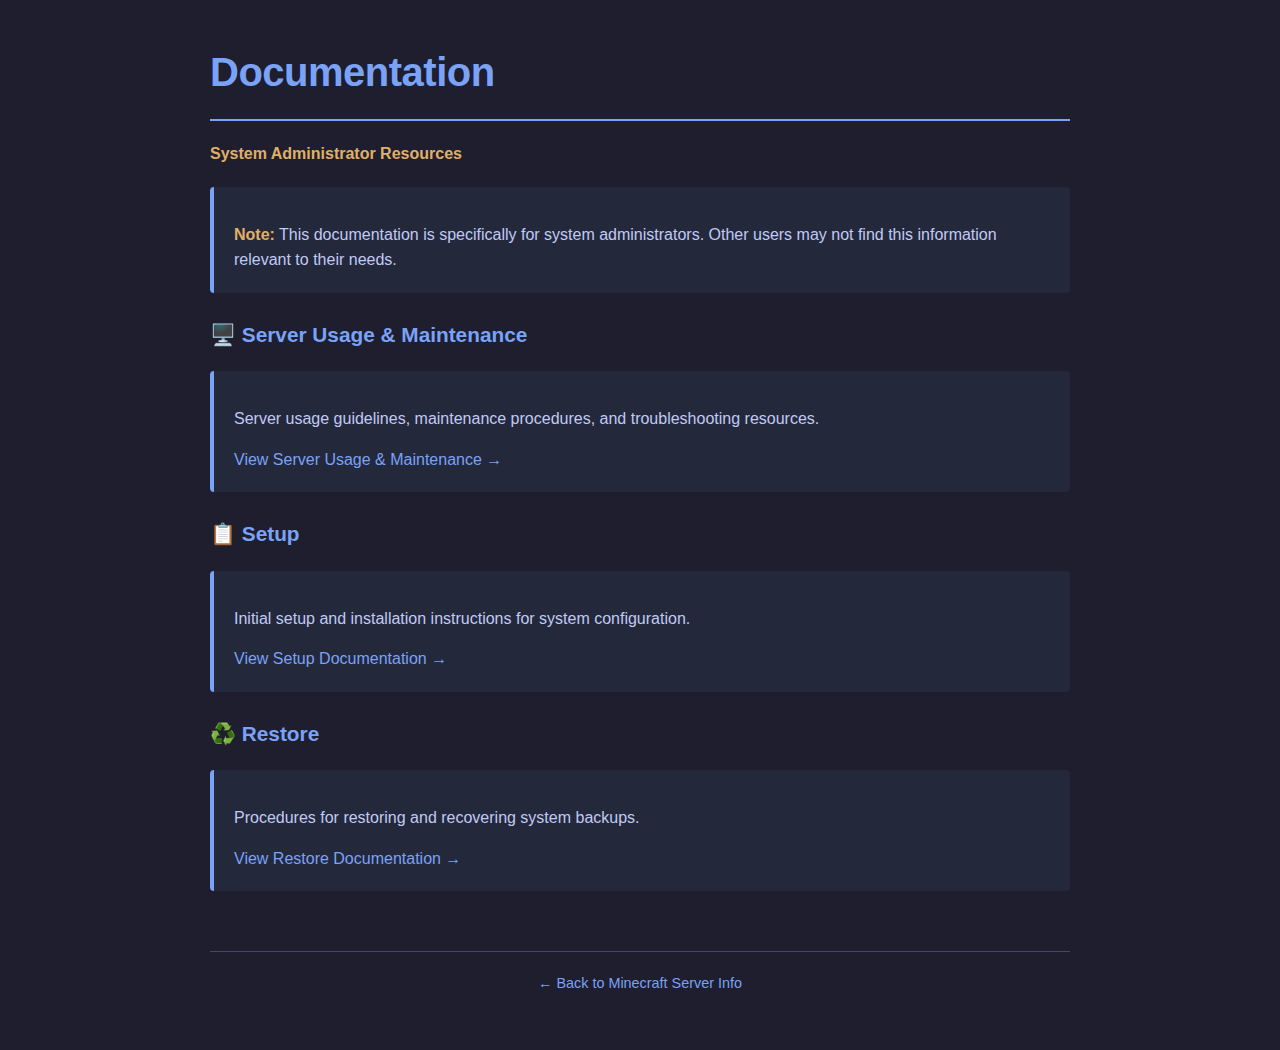
<file: index.html>
<!DOCTYPE html>
<html lang="en">
<head>
    <meta charset="UTF-8">
    <meta name="viewport" content="width=device-width, initial-scale=1.0">
    <title>Documentation</title>
    <link rel="stylesheet" href="../index.css">
</head>
<body>

    <h1>Documentation</h1>
    <p><b>System Administrator Resources</b></p>

    <div class="card">
        <p><strong>Note:</strong> This documentation is specifically for system administrators. Other users may not find this information relevant to their needs.</p>
    </div>

    <h3>🖥️ Server Usage & Maintenance</h3>
    <div class="card">
        <p>Server usage guidelines, maintenance procedures, and troubleshooting resources.</p>
        <p><a href="usage/">View Server Usage & Maintenance →</a></p>
    </div>

    <h3>📋 Setup</h3>
    <div class="card">
        <p>Initial setup and installation instructions for system configuration.</p>
        <p><a href="setup/">View Setup Documentation →</a></p>
    </div>

    <h3>♻️ Restore</h3>
    <div class="card">
        <p>Procedures for restoring and recovering system backups.</p>
        <p><a href="restore/">View Restore Documentation →</a></p>
    </div>

    <p style="margin-top: 40px; font-size: 0.9em; color: #414868; text-align: center;">
        <a href="../minecraft/">← Back to Minecraft Server Info</a>
    </p>

</body>
</html>
</file>
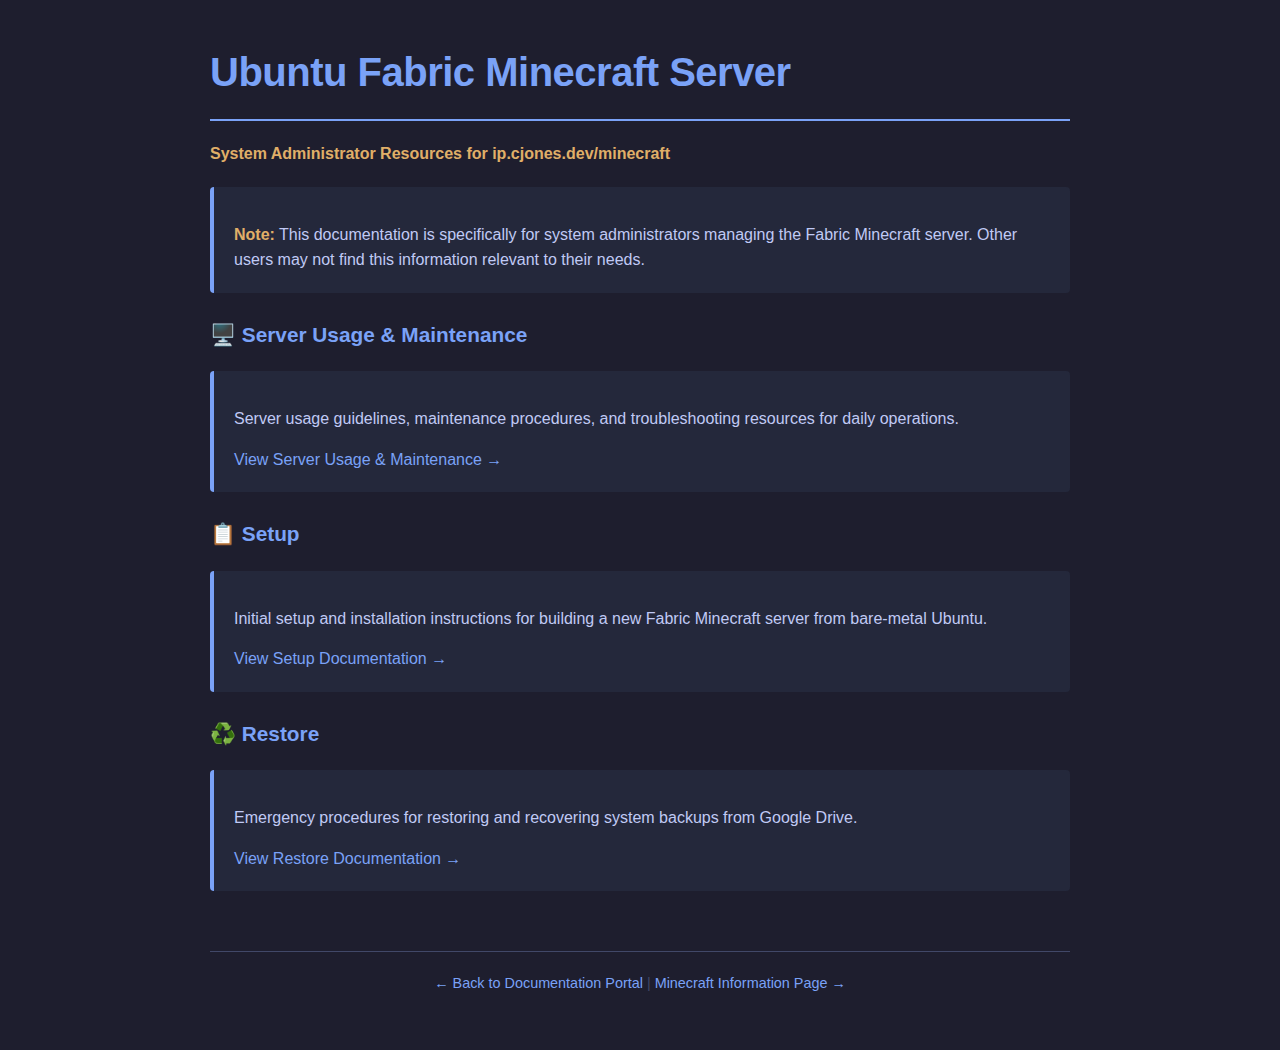
<file: minecraft/index.html>
<!DOCTYPE html>
<html lang="en">
<head>
    <meta charset="UTF-8">
    <meta name="viewport" content="width=device-width, initial-scale=1.0">
    <title>Minecraft Server Documentation</title>
    <link rel="stylesheet" href="../index.css">
</head>
<body>

    <h1>Ubuntu Fabric Minecraft Server</h1>
    <p><b>System Administrator Resources for ip.cjones.dev/minecraft</b></p>

    <div class="card">
        <p><strong>Note:</strong> This documentation is specifically for system administrators managing the Fabric Minecraft server. Other users may not find this information relevant to their needs.</p>
    </div>

    <h3>🖥️ Server Usage & Maintenance</h3>
    <div class="card">
        <p>Server usage guidelines, maintenance procedures, and troubleshooting resources for daily operations.</p>
        <p><a href="usage/">View Server Usage & Maintenance →</a></p>
    </div>

    <h3>📋 Setup</h3>
    <div class="card">
        <p>Initial setup and installation instructions for building a new Fabric Minecraft server from bare-metal Ubuntu.</p>
        <p><a href="setup/">View Setup Documentation →</a></p>
    </div>

    <h3>♻️ Restore</h3>
    <div class="card">
        <p>Emergency procedures for restoring and recovering system backups from Google Drive.</p>
        <p><a href="restore/">View Restore Documentation →</a></p>
    </div>

    <p style="margin-top: 40px; font-size: 0.9em; color: #414868; text-align: center;">
        <a href="../">← Back to Documentation Portal</a> | <a href="https://ip.cjones.dev/minecraft/">Minecraft Information Page →</a>
    </p>

</body>
</html>
</file>
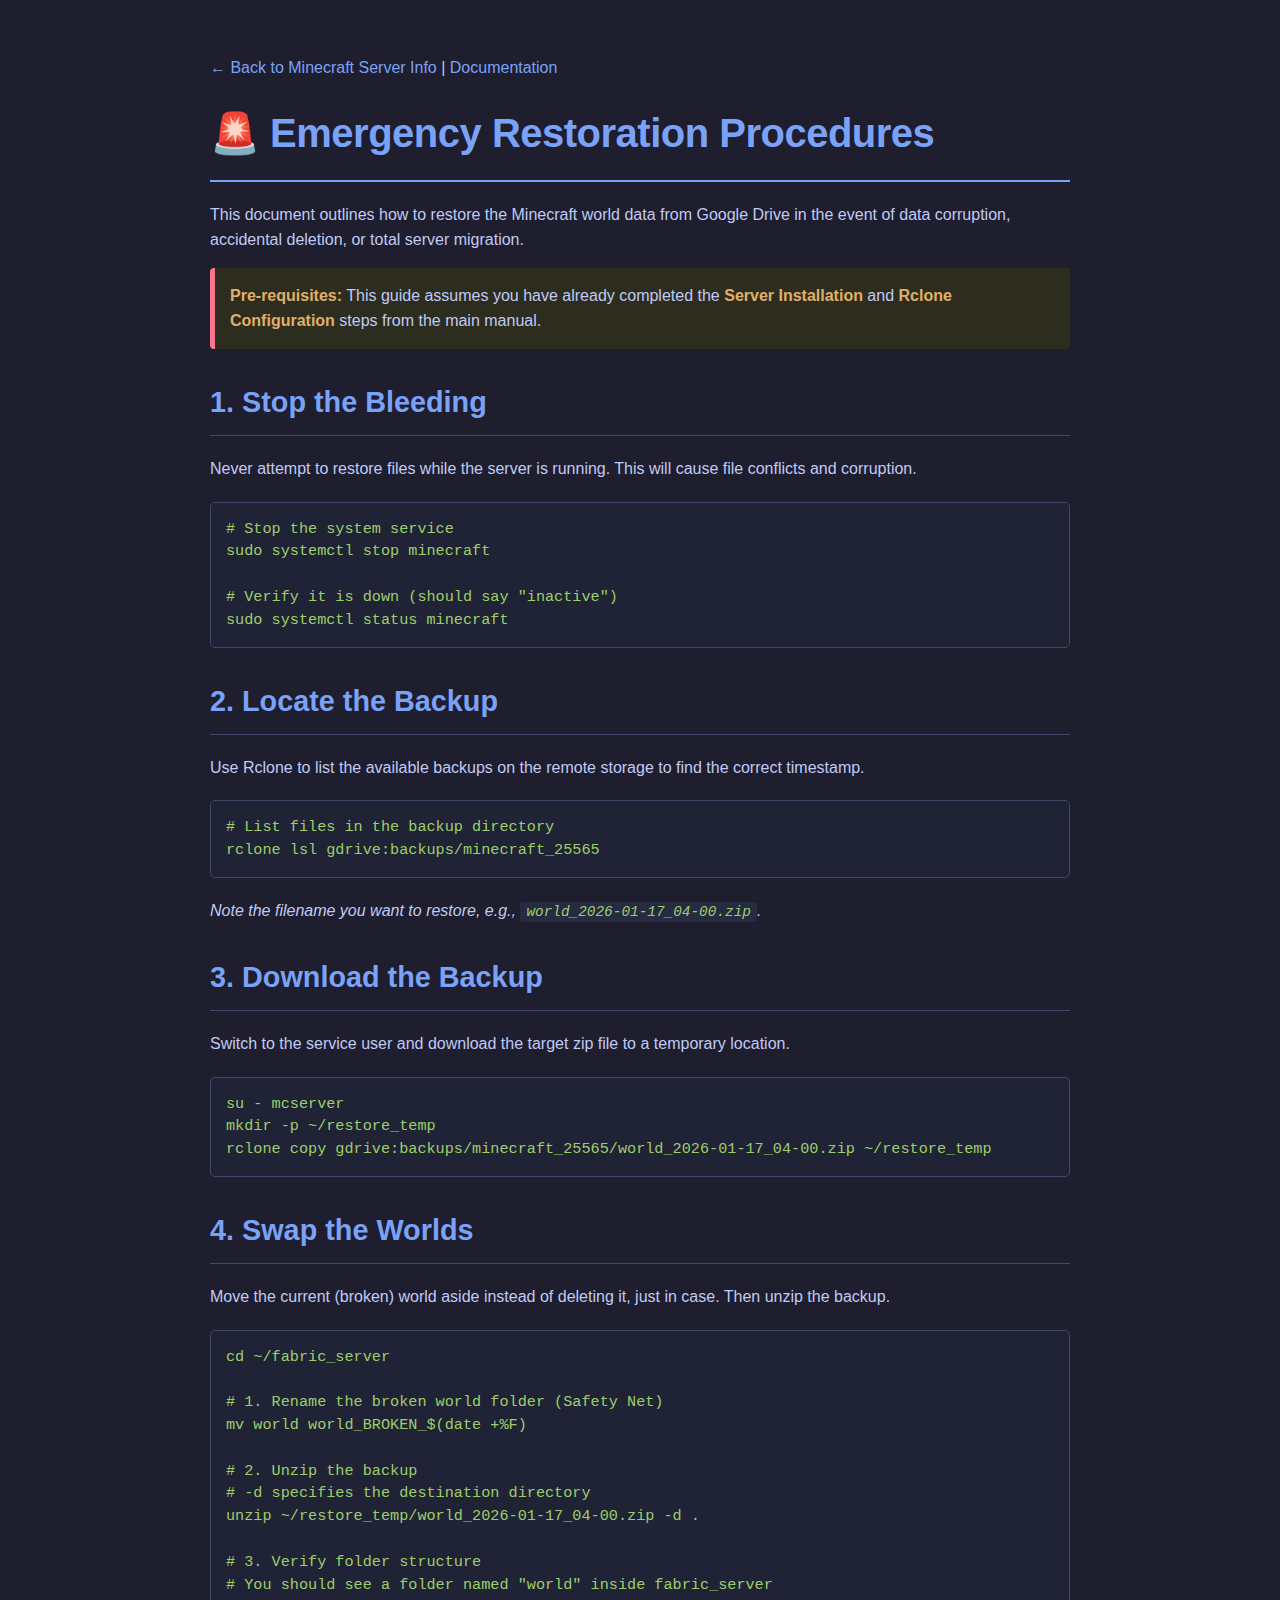
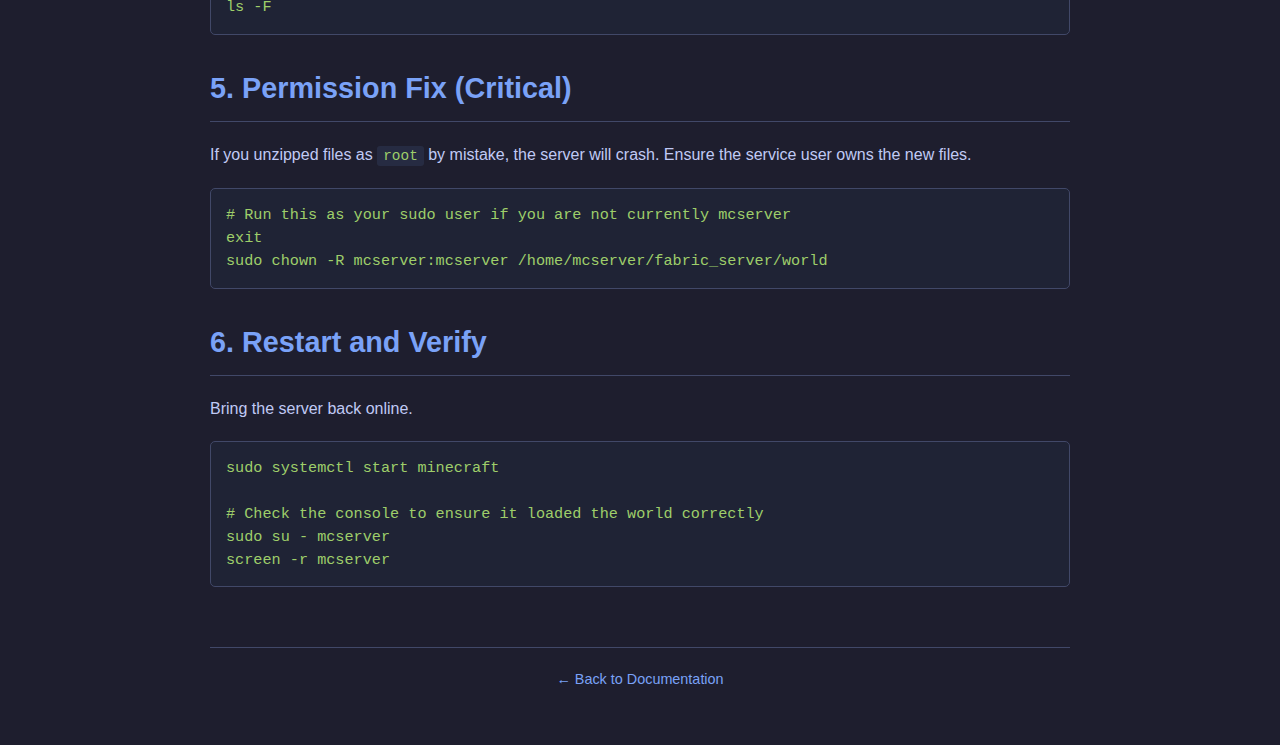
<file: restore/index.html>
<!DOCTYPE html>
<html lang="en">
<head>
    <meta charset="UTF-8">
    <meta name="viewport" content="width=device-width, initial-scale=1.0">
    <title>Restore Procedures - Fabric Server</title>
    <link rel="stylesheet" href="../../index.css">
    <style>
        h2 { color: #7aa2f7; margin-top: 30px; border-bottom: 1px solid #414868; padding-bottom: 10px; }
        h3 { color: #7aa2f7; margin-top: 25px; }
        .critical {
            background: #2d2d1f;
            border-left: 5px solid #f7768e;
            padding: 15px;
            margin: 15px 0;
            border-radius: 4px;
        }
        pre {
            background-color: #1f2335;
            border: 1px solid #414868;
            border-radius: 5px;
            padding: 15px;
            overflow-x: auto;
            font-family: "Courier New", Courier, monospace;
            font-size: 0.95em;
            color: #9ece6a;
        }
        li { margin-bottom: 10px; }
    </style>
</head>
<body>

    <p style="margin-bottom: 20px;"><a href="../../minecraft/">← Back to Minecraft Server Info</a> | <a href="../">Documentation</a></p>

    <h1>🚨 Emergency Restoration Procedures</h1>
    <p>This document outlines how to restore the Minecraft world data from Google Drive in the event of data corruption, accidental deletion, or total server migration.</p>

    <div class="critical">
        <strong>Pre-requisites:</strong> This guide assumes you have already completed the <strong>Server Installation</strong> and <strong>Rclone Configuration</strong> steps from the main manual.
    </div>

    <h2>1. Stop the Bleeding</h2>
    <p>Never attempt to restore files while the server is running. This will cause file conflicts and corruption.</p>
    <pre># Stop the system service
sudo systemctl stop minecraft

# Verify it is down (should say "inactive")
sudo systemctl status minecraft</pre>

    <h2>2. Locate the Backup</h2>
    <p>Use Rclone to list the available backups on the remote storage to find the correct timestamp.</p>
    <pre># List files in the backup directory
rclone lsl gdrive:backups/minecraft_25565</pre>
    <p><em>Note the filename you want to restore, e.g., <code>world_2026-01-17_04-00.zip</code>.</em></p>

    <h2>3. Download the Backup</h2>
    <p>Switch to the service user and download the target zip file to a temporary location.</p>
    <pre>su - mcserver
mkdir -p ~/restore_temp
rclone copy gdrive:backups/minecraft_25565/world_2026-01-17_04-00.zip ~/restore_temp</pre>

    <h2>4. Swap the Worlds</h2>
    <p>Move the current (broken) world aside instead of deleting it, just in case. Then unzip the backup.</p>
    <pre>cd ~/fabric_server

# 1. Rename the broken world folder (Safety Net)
mv world world_BROKEN_$(date +%F)

# 2. Unzip the backup
# -d specifies the destination directory
unzip ~/restore_temp/world_2026-01-17_04-00.zip -d .

# 3. Verify folder structure
# You should see a folder named "world" inside fabric_server
ls -F</pre>

    <h2>5. Permission Fix (Critical)</h2>
    <p>If you unzipped files as <code>root</code> by mistake, the server will crash. Ensure the service user owns the new files.</p>
    <pre># Run this as your sudo user if you are not currently mcserver
exit
sudo chown -R mcserver:mcserver /home/mcserver/fabric_server/world</pre>

    <h2>6. Restart and Verify</h2>
    <p>Bring the server back online.</p>
    <pre>sudo systemctl start minecraft

# Check the console to ensure it loaded the world correctly
sudo su - mcserver
screen -r mcserver</pre>

    <p style="margin-top: 40px; font-size: 0.9em; color: #414868; text-align: center;">
        <a href="../">← Back to Documentation</a>
    </p>

</body>
</html>
</file>
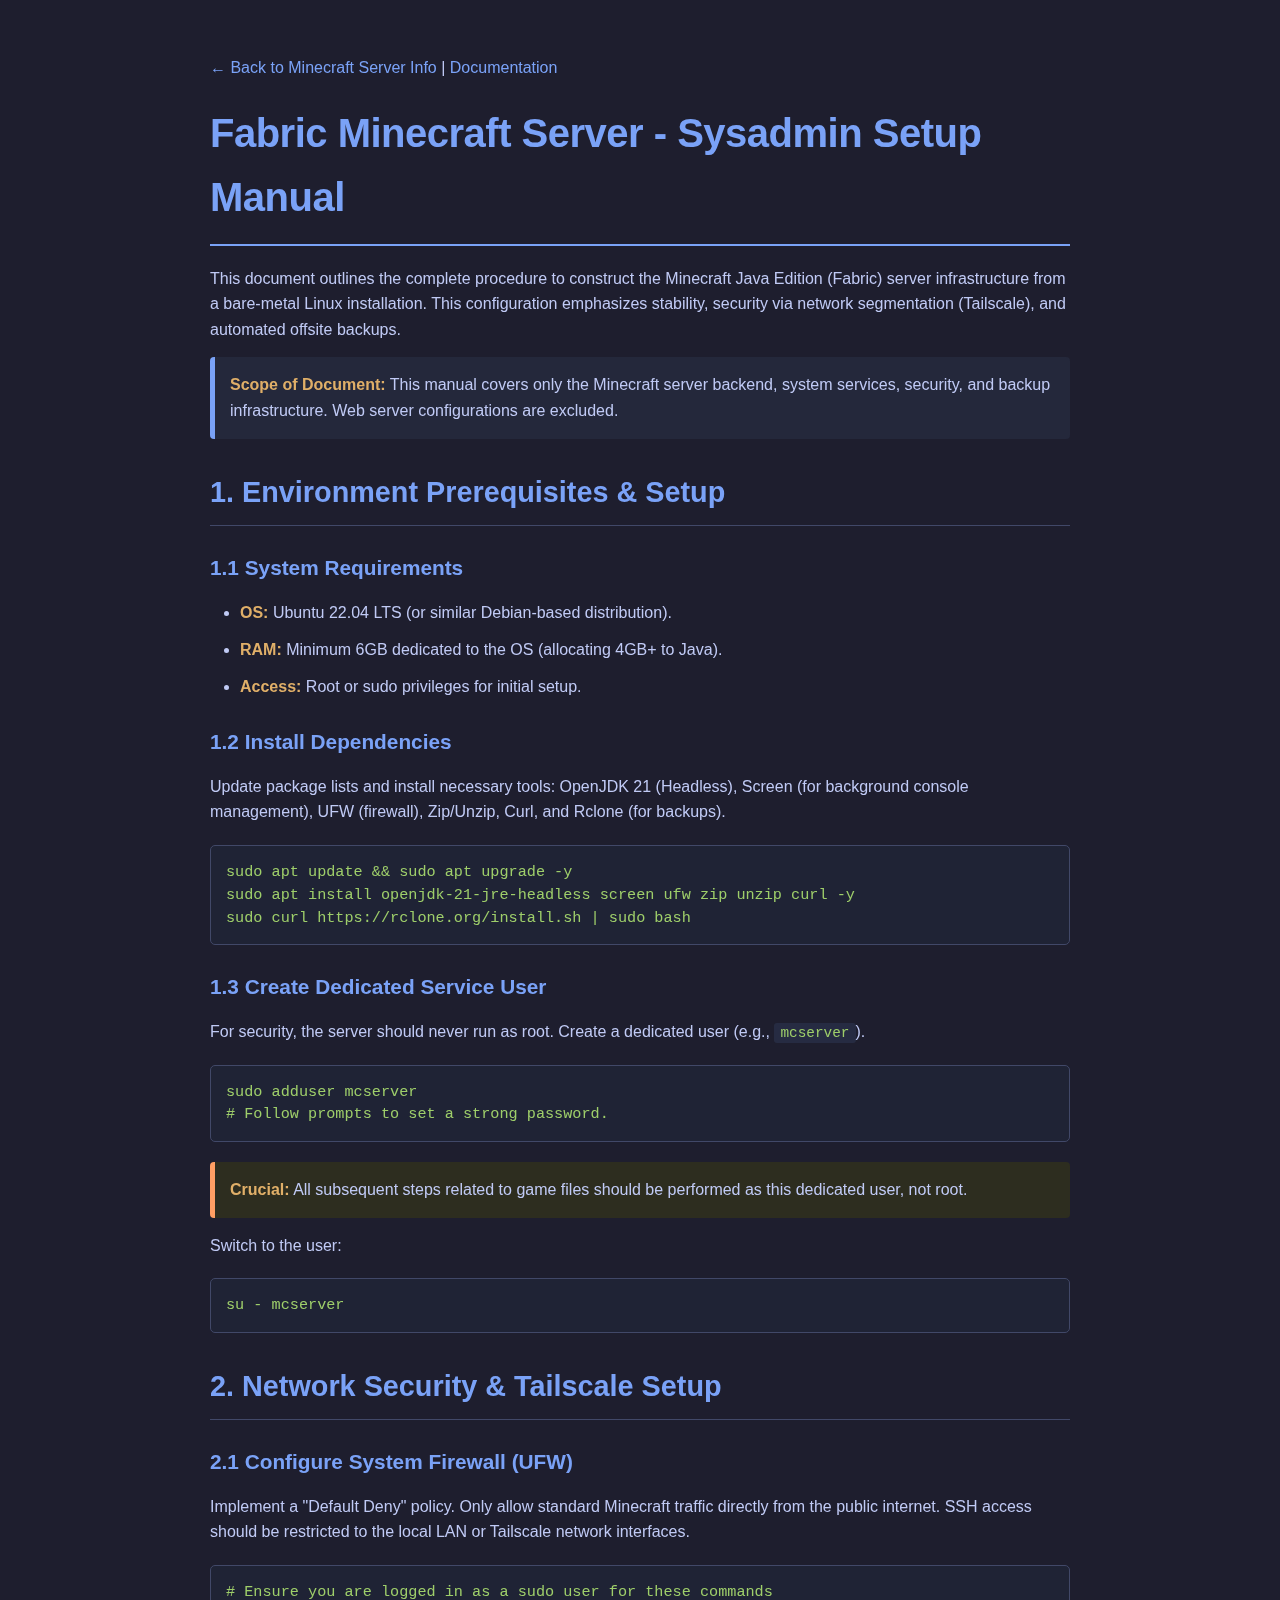
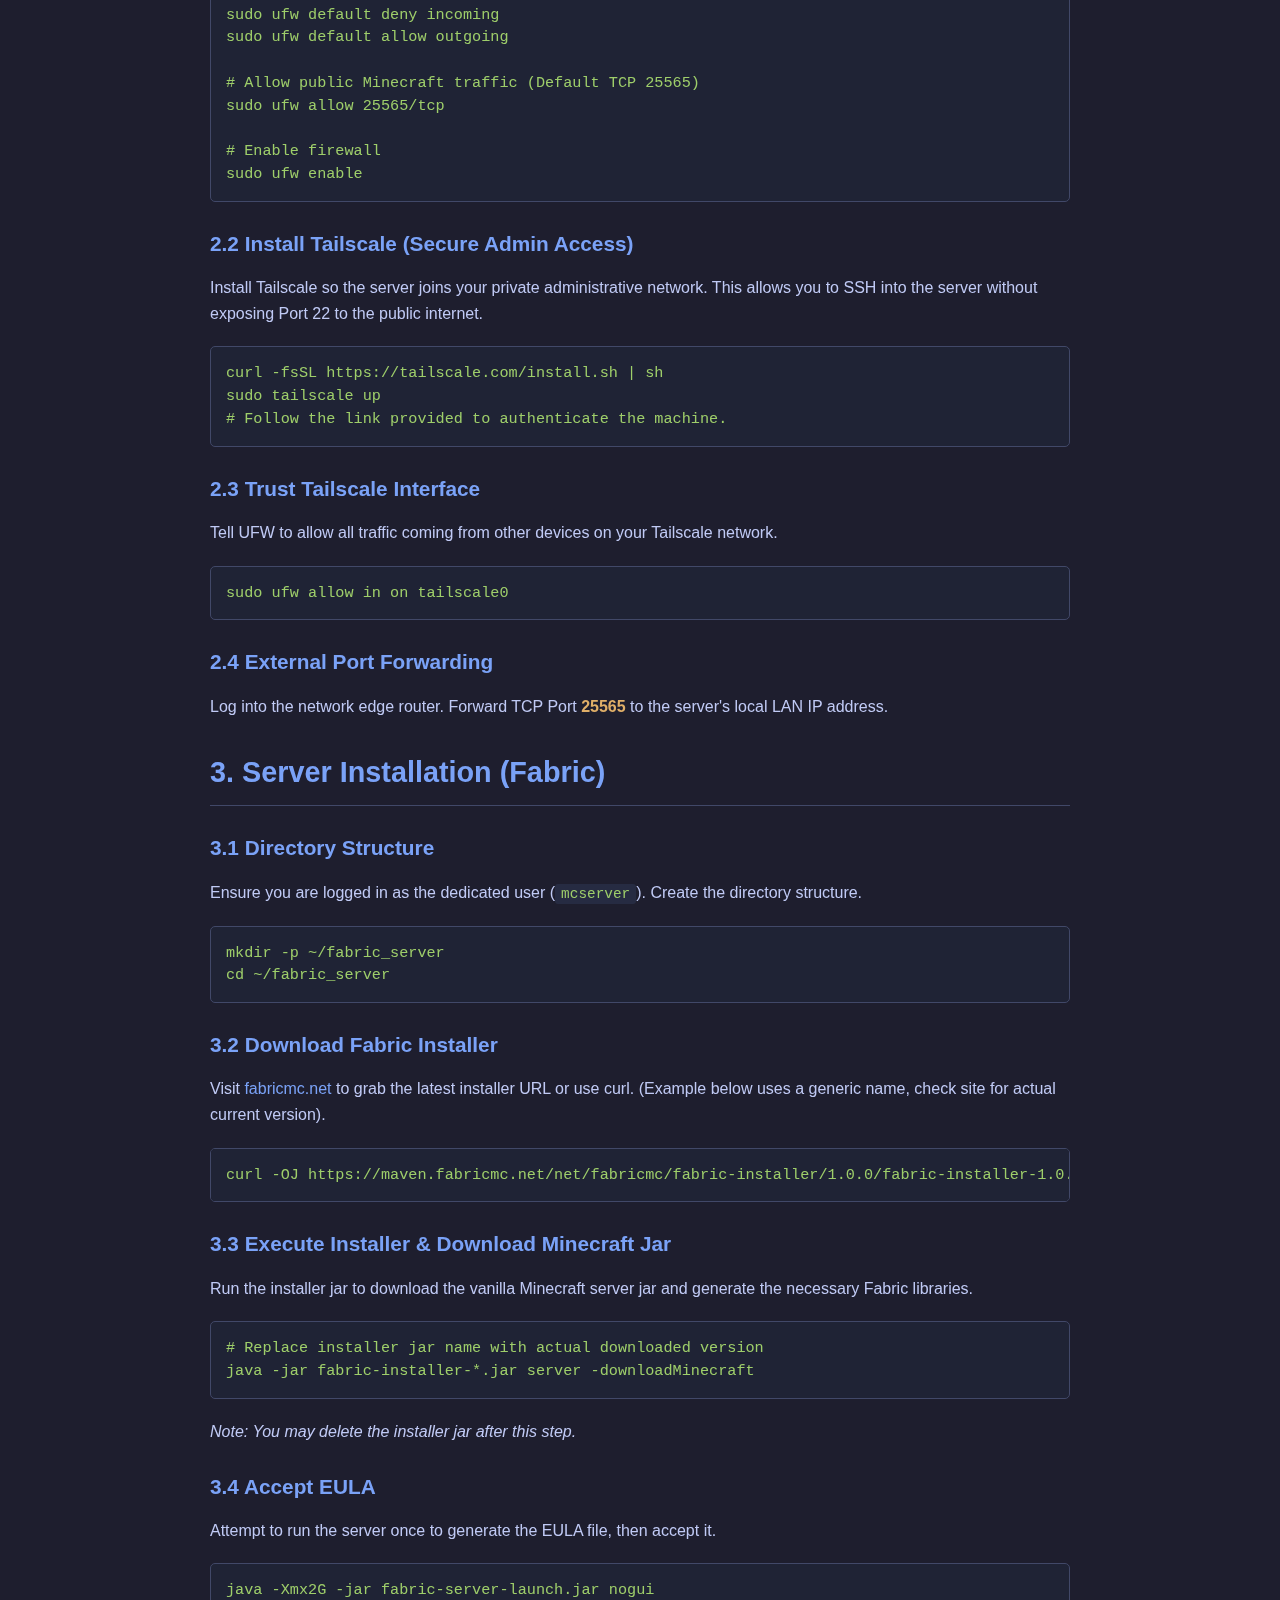
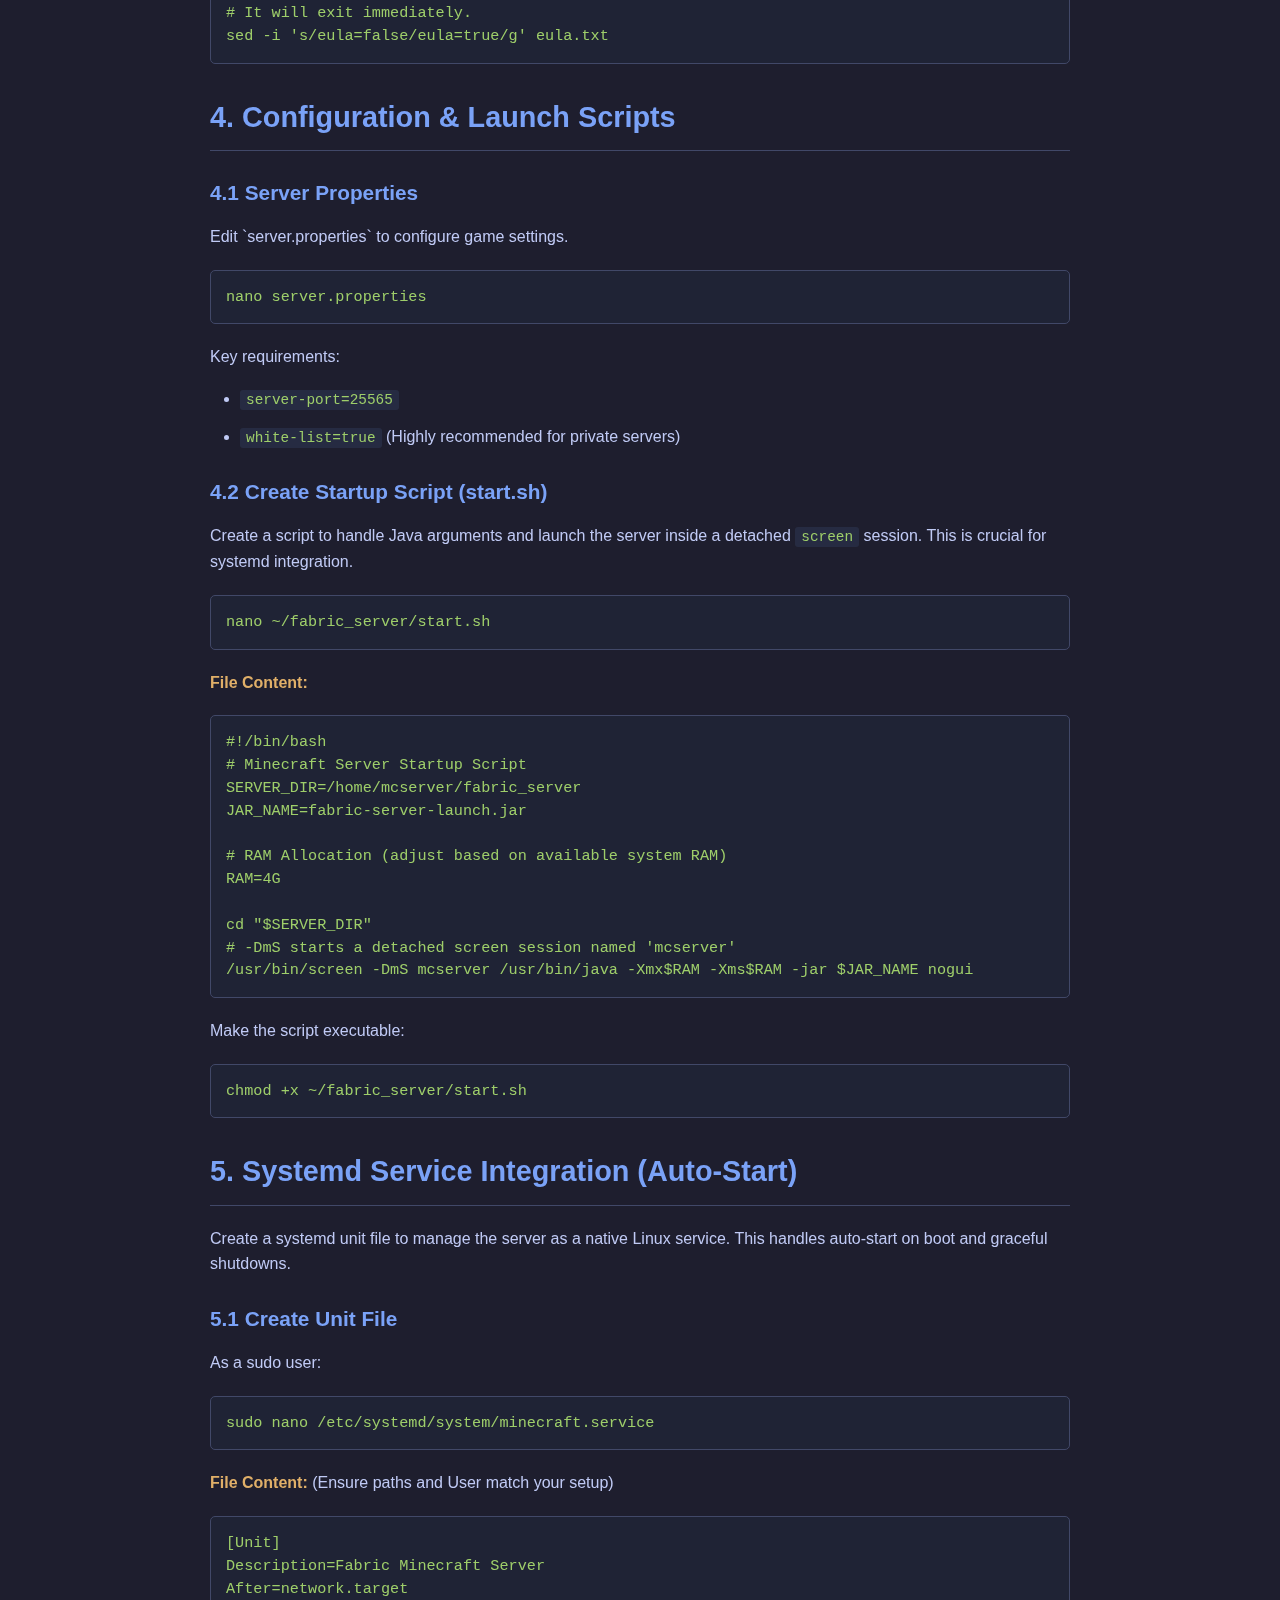
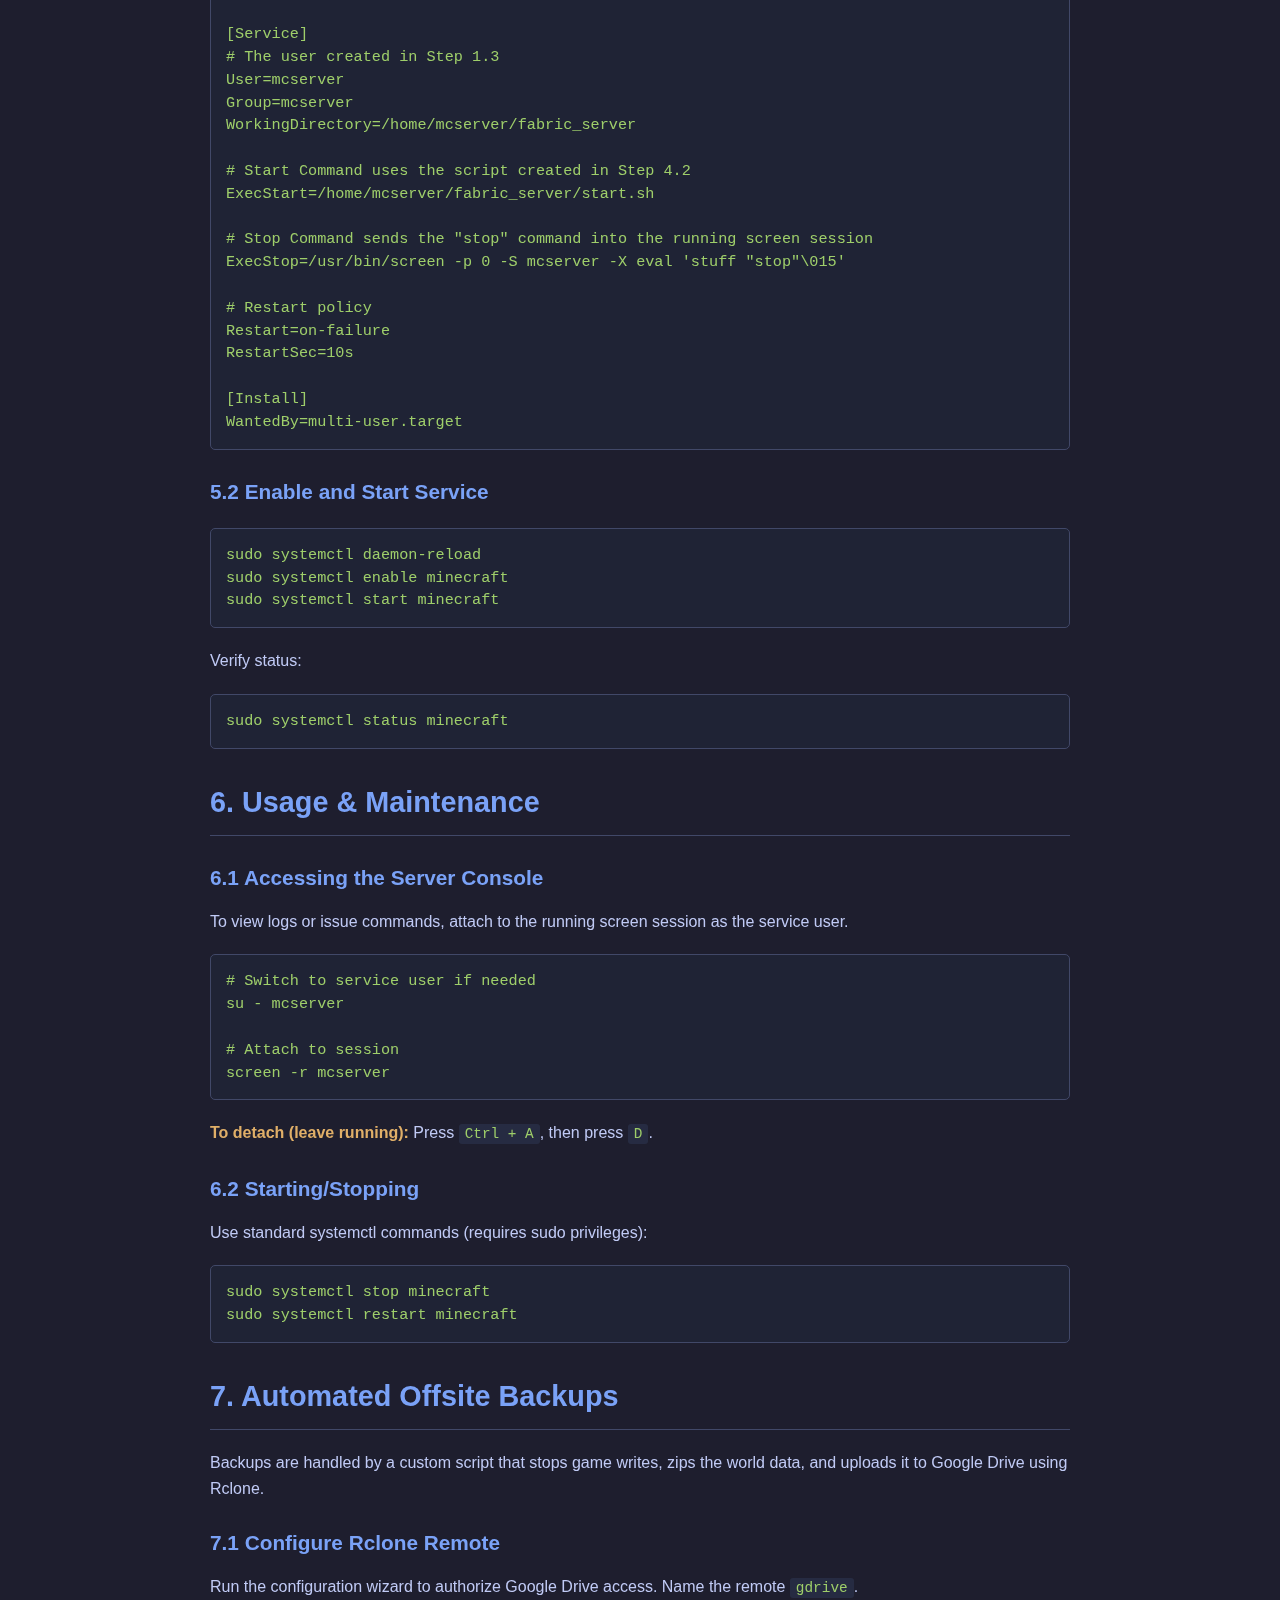
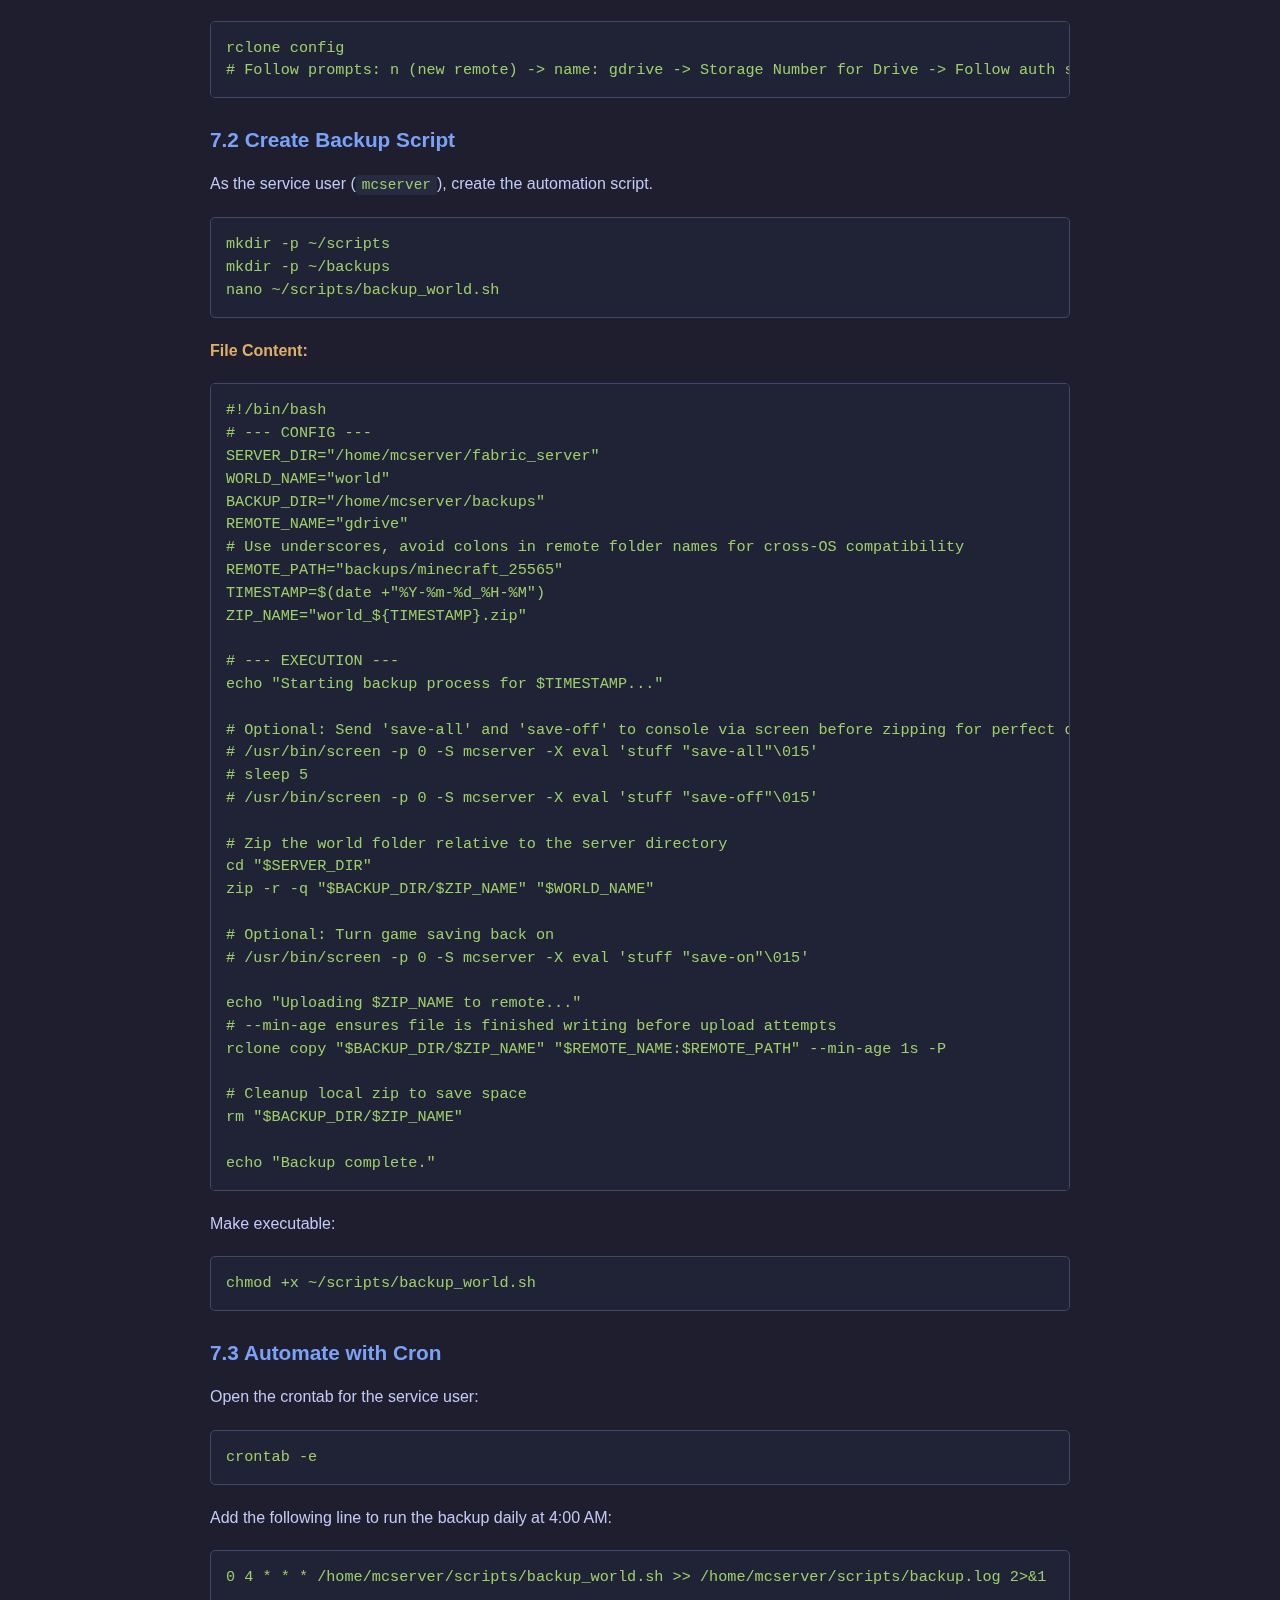
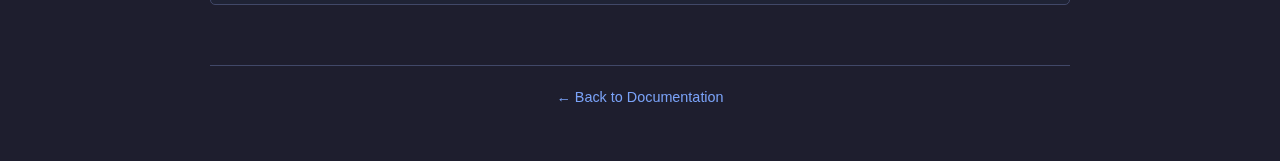
<file: setup/index.html>
<!DOCTYPE html>
<html lang="en">
<head>
    <meta charset="UTF-8">
    <meta name="viewport" content="width=device-width, initial-scale=1.0">
    <title>Fabric Minecraft Server - Sysadmin Manual</title>
    <link rel="stylesheet" href="../../index.css">
    <style>
        h2 { color: #7aa2f7; margin-top: 30px; border-bottom: 1px solid #414868; padding-bottom: 10px; }
        h3 { color: #7aa2f7; margin-top: 25px; }
        .warning {
            background: #2d2d1f;
            border-left: 5px solid #ff9e64;
            padding: 15px;
            margin: 15px 0;
            border-radius: 4px;
        }
        .note {
            background: #24283b;
            border-left: 5px solid #7aa2f7;
            padding: 15px;
            margin: 15px 0;
            border-radius: 4px;
        }
        pre {
            background-color: #1f2335;
            border: 1px solid #414868;
            border-radius: 5px;
            padding: 15px;
            overflow-x: auto;
            font-family: "Courier New", Courier, monospace;
            font-size: 0.95em;
            color: #9ece6a;
        }
        li { margin-bottom: 10px; }
    </style>
</head>
<body>

    <p style="margin-bottom: 20px;"><a href="../../minecraft/">← Back to Minecraft Server Info</a> | <a href="../">Documentation</a></p>

    <h1>Fabric Minecraft Server - Sysadmin Setup Manual</h1>
    <p>This document outlines the complete procedure to construct the Minecraft Java Edition (Fabric) server infrastructure from a bare-metal Linux installation. This configuration emphasizes stability, security via network segmentation (Tailscale), and automated offsite backups.</p>

    <div class="note">
        <strong>Scope of Document:</strong> This manual covers only the Minecraft server backend, system services, security, and backup infrastructure. Web server configurations are excluded.
    </div>

    <h2>1. Environment Prerequisites & Setup</h2>

    <h3>1.1 System Requirements</h3>
    <ul>
        <li><strong>OS:</strong> Ubuntu 22.04 LTS (or similar Debian-based distribution).</li>
        <li><strong>RAM:</strong> Minimum 6GB dedicated to the OS (allocating 4GB+ to Java).</li>
        <li><strong>Access:</strong> Root or sudo privileges for initial setup.</li>
    </ul>

    <h3>1.2 Install Dependencies</h3>
    <p>Update package lists and install necessary tools: OpenJDK 21 (Headless), Screen (for background console management), UFW (firewall), Zip/Unzip, Curl, and Rclone (for backups).</p>
    <pre>sudo apt update && sudo apt upgrade -y
sudo apt install openjdk-21-jre-headless screen ufw zip unzip curl -y
sudo curl https://rclone.org/install.sh | sudo bash</pre>

    <h3>1.3 Create Dedicated Service User</h3>
    <p>For security, the server should never run as root. Create a dedicated user (e.g., <code>mcserver</code>).</p>
    <pre>sudo adduser mcserver
# Follow prompts to set a strong password.</pre>

    <div class="warning">
        <strong>Crucial:</strong> All subsequent steps related to game files should be performed as this dedicated user, not root.
    </div>
    <p>Switch to the user:</p>
    <pre>su - mcserver</pre>


    <h2>2. Network Security & Tailscale Setup</h2>

    <h3>2.1 Configure System Firewall (UFW)</h3>
    <p>Implement a "Default Deny" policy. Only allow standard Minecraft traffic directly from the public internet. SSH access should be restricted to the local LAN or Tailscale network interfaces.</p>
    <pre># Ensure you are logged in as a sudo user for these commands
sudo ufw default deny incoming
sudo ufw default allow outgoing

# Allow public Minecraft traffic (Default TCP 25565)
sudo ufw allow 25565/tcp

# Enable firewall
sudo ufw enable</pre>

    <h3>2.2 Install Tailscale (Secure Admin Access)</h3>
    <p>Install Tailscale so the server joins your private administrative network. This allows you to SSH into the server without exposing Port 22 to the public internet.</p>
    <pre>curl -fsSL https://tailscale.com/install.sh | sh
sudo tailscale up
# Follow the link provided to authenticate the machine.</pre>

    <h3>2.3 Trust Tailscale Interface</h3>
    <p>Tell UFW to allow all traffic coming from other devices on your Tailscale network.</p>
    <pre>sudo ufw allow in on tailscale0</pre>

    <h3>2.4 External Port Forwarding</h3>
    <p>Log into the network edge router. Forward TCP Port <strong>25565</strong> to the server's local LAN IP address.</p>


    <h2>3. Server Installation (Fabric)</h2>

    <h3>3.1 Directory Structure</h3>
    <p>Ensure you are logged in as the dedicated user (<code>mcserver</code>). Create the directory structure.</p>
    <pre>mkdir -p ~/fabric_server
cd ~/fabric_server</pre>

    <h3>3.2 Download Fabric Installer</h3>
    <p>Visit <a href="https://fabricmc.net/use/server/" target="_blank">fabricmc.net</a> to grab the latest installer URL or use curl. (Example below uses a generic name, check site for actual current version).</p>
    <pre>curl -OJ https://maven.fabricmc.net/net/fabricmc/fabric-installer/1.0.0/fabric-installer-1.0.0.jar</pre>

    <h3>3.3 Execute Installer & Download Minecraft Jar</h3>
    <p>Run the installer jar to download the vanilla Minecraft server jar and generate the necessary Fabric libraries.</p>
    <pre># Replace installer jar name with actual downloaded version
java -jar fabric-installer-*.jar server -downloadMinecraft</pre>
    <p><em>Note: You may delete the installer jar after this step.</em></p>

    <h3>3.4 Accept EULA</h3>
    <p>Attempt to run the server once to generate the EULA file, then accept it.</p>
    <pre>java -Xmx2G -jar fabric-server-launch.jar nogui
# It will exit immediately.
sed -i 's/eula=false/eula=true/g' eula.txt</pre>


    <h2>4. Configuration & Launch Scripts</h2>

    <h3>4.1 Server Properties</h3>
    <p>Edit `server.properties` to configure game settings.</p>
    <pre>nano server.properties</pre>
    <p>Key requirements:</p>
    <ul>
        <li><code>server-port=25565</code></li>
        <li><code>white-list=true</code> (Highly recommended for private servers)</li>
    </ul>

    <h3>4.2 Create Startup Script (start.sh)</h3>
    <p>Create a script to handle Java arguments and launch the server inside a detached <code>screen</code> session. This is crucial for systemd integration.</p>
    <pre>nano ~/fabric_server/start.sh</pre>
    <p><strong>File Content:</strong></p>
    <pre>#!/bin/bash
# Minecraft Server Startup Script
SERVER_DIR=/home/mcserver/fabric_server
JAR_NAME=fabric-server-launch.jar

# RAM Allocation (adjust based on available system RAM)
RAM=4G

cd "$SERVER_DIR"
# -DmS starts a detached screen session named 'mcserver'
/usr/bin/screen -DmS mcserver /usr/bin/java -Xmx$RAM -Xms$RAM -jar $JAR_NAME nogui</pre>
    <p>Make the script executable:</p>
    <pre>chmod +x ~/fabric_server/start.sh</pre>


    <h2>5. Systemd Service Integration (Auto-Start)</h2>

    <p>Create a systemd unit file to manage the server as a native Linux service. This handles auto-start on boot and graceful shutdowns.</p>

    <h3>5.1 Create Unit File</h3>
    <p>As a sudo user:</p>
    <pre>sudo nano /etc/systemd/system/minecraft.service</pre>
    <p><strong>File Content:</strong> (Ensure paths and User match your setup)</p>
    <pre>[Unit]
Description=Fabric Minecraft Server
After=network.target

[Service]
# The user created in Step 1.3
User=mcserver
Group=mcserver
WorkingDirectory=/home/mcserver/fabric_server

# Start Command uses the script created in Step 4.2
ExecStart=/home/mcserver/fabric_server/start.sh

# Stop Command sends the "stop" command into the running screen session
ExecStop=/usr/bin/screen -p 0 -S mcserver -X eval 'stuff "stop"\015'

# Restart policy
Restart=on-failure
RestartSec=10s

[Install]
WantedBy=multi-user.target</pre>

    <h3>5.2 Enable and Start Service</h3>
    <pre>sudo systemctl daemon-reload
sudo systemctl enable minecraft
sudo systemctl start minecraft</pre>
    <p>Verify status:</p>
    <pre>sudo systemctl status minecraft</pre>


    <h2>6. Usage & Maintenance</h2>

    <h3>6.1 Accessing the Server Console</h3>
    <p>To view logs or issue commands, attach to the running screen session as the service user.</p>
    <pre># Switch to service user if needed
su - mcserver

# Attach to session
screen -r mcserver</pre>
    <p><strong>To detach (leave running):</strong> Press <code>Ctrl + A</code>, then press <code>D</code>.</p>

    <h3>6.2 Starting/Stopping</h3>
    <p>Use standard systemctl commands (requires sudo privileges):</p>
    <pre>sudo systemctl stop minecraft
sudo systemctl restart minecraft</pre>


    <h2>7. Automated Offsite Backups</h2>

    <p>Backups are handled by a custom script that stops game writes, zips the world data, and uploads it to Google Drive using Rclone.</p>

    <h3>7.1 Configure Rclone Remote</h3>
    <p>Run the configuration wizard to authorize Google Drive access. Name the remote <code>gdrive</code>.</p>
    <pre>rclone config
# Follow prompts: n (new remote) -> name: gdrive -> Storage Number for Drive -> Follow auth steps.</pre>

    <h3>7.2 Create Backup Script</h3>
    <p>As the service user (<code>mcserver</code>), create the automation script.</p>
    <pre>mkdir -p ~/scripts
mkdir -p ~/backups
nano ~/scripts/backup_world.sh</pre>
    <p><strong>File Content:</strong></p>
    <pre>#!/bin/bash
# --- CONFIG ---
SERVER_DIR="/home/mcserver/fabric_server"
WORLD_NAME="world"
BACKUP_DIR="/home/mcserver/backups"
REMOTE_NAME="gdrive"
# Use underscores, avoid colons in remote folder names for cross-OS compatibility
REMOTE_PATH="backups/minecraft_25565"
TIMESTAMP=$(date +"%Y-%m-%d_%H-%M")
ZIP_NAME="world_${TIMESTAMP}.zip"

# --- EXECUTION ---
echo "Starting backup process for $TIMESTAMP..."

# Optional: Send 'save-all' and 'save-off' to console via screen before zipping for perfect data integrity
# /usr/bin/screen -p 0 -S mcserver -X eval 'stuff "save-all"\015'
# sleep 5
# /usr/bin/screen -p 0 -S mcserver -X eval 'stuff "save-off"\015'

# Zip the world folder relative to the server directory
cd "$SERVER_DIR"
zip -r -q "$BACKUP_DIR/$ZIP_NAME" "$WORLD_NAME"

# Optional: Turn game saving back on
# /usr/bin/screen -p 0 -S mcserver -X eval 'stuff "save-on"\015'

echo "Uploading $ZIP_NAME to remote..."
# --min-age ensures file is finished writing before upload attempts
rclone copy "$BACKUP_DIR/$ZIP_NAME" "$REMOTE_NAME:$REMOTE_PATH" --min-age 1s -P

# Cleanup local zip to save space
rm "$BACKUP_DIR/$ZIP_NAME"

echo "Backup complete."</pre>
    <p>Make executable:</p>
    <pre>chmod +x ~/scripts/backup_world.sh</pre>

    <h3>7.3 Automate with Cron</h3>
    <p>Open the crontab for the service user:</p>
    <pre>crontab -e</pre>
    <p>Add the following line to run the backup daily at 4:00 AM:</p>
    <pre>0 4 * * * /home/mcserver/scripts/backup_world.sh >> /home/mcserver/scripts/backup.log 2>&1</pre>

    <p style="margin-top: 40px; font-size: 0.9em; color: #414868; text-align: center;">
        <a href="../">← Back to Documentation</a>
    </p>

</body>
</html>
</file>
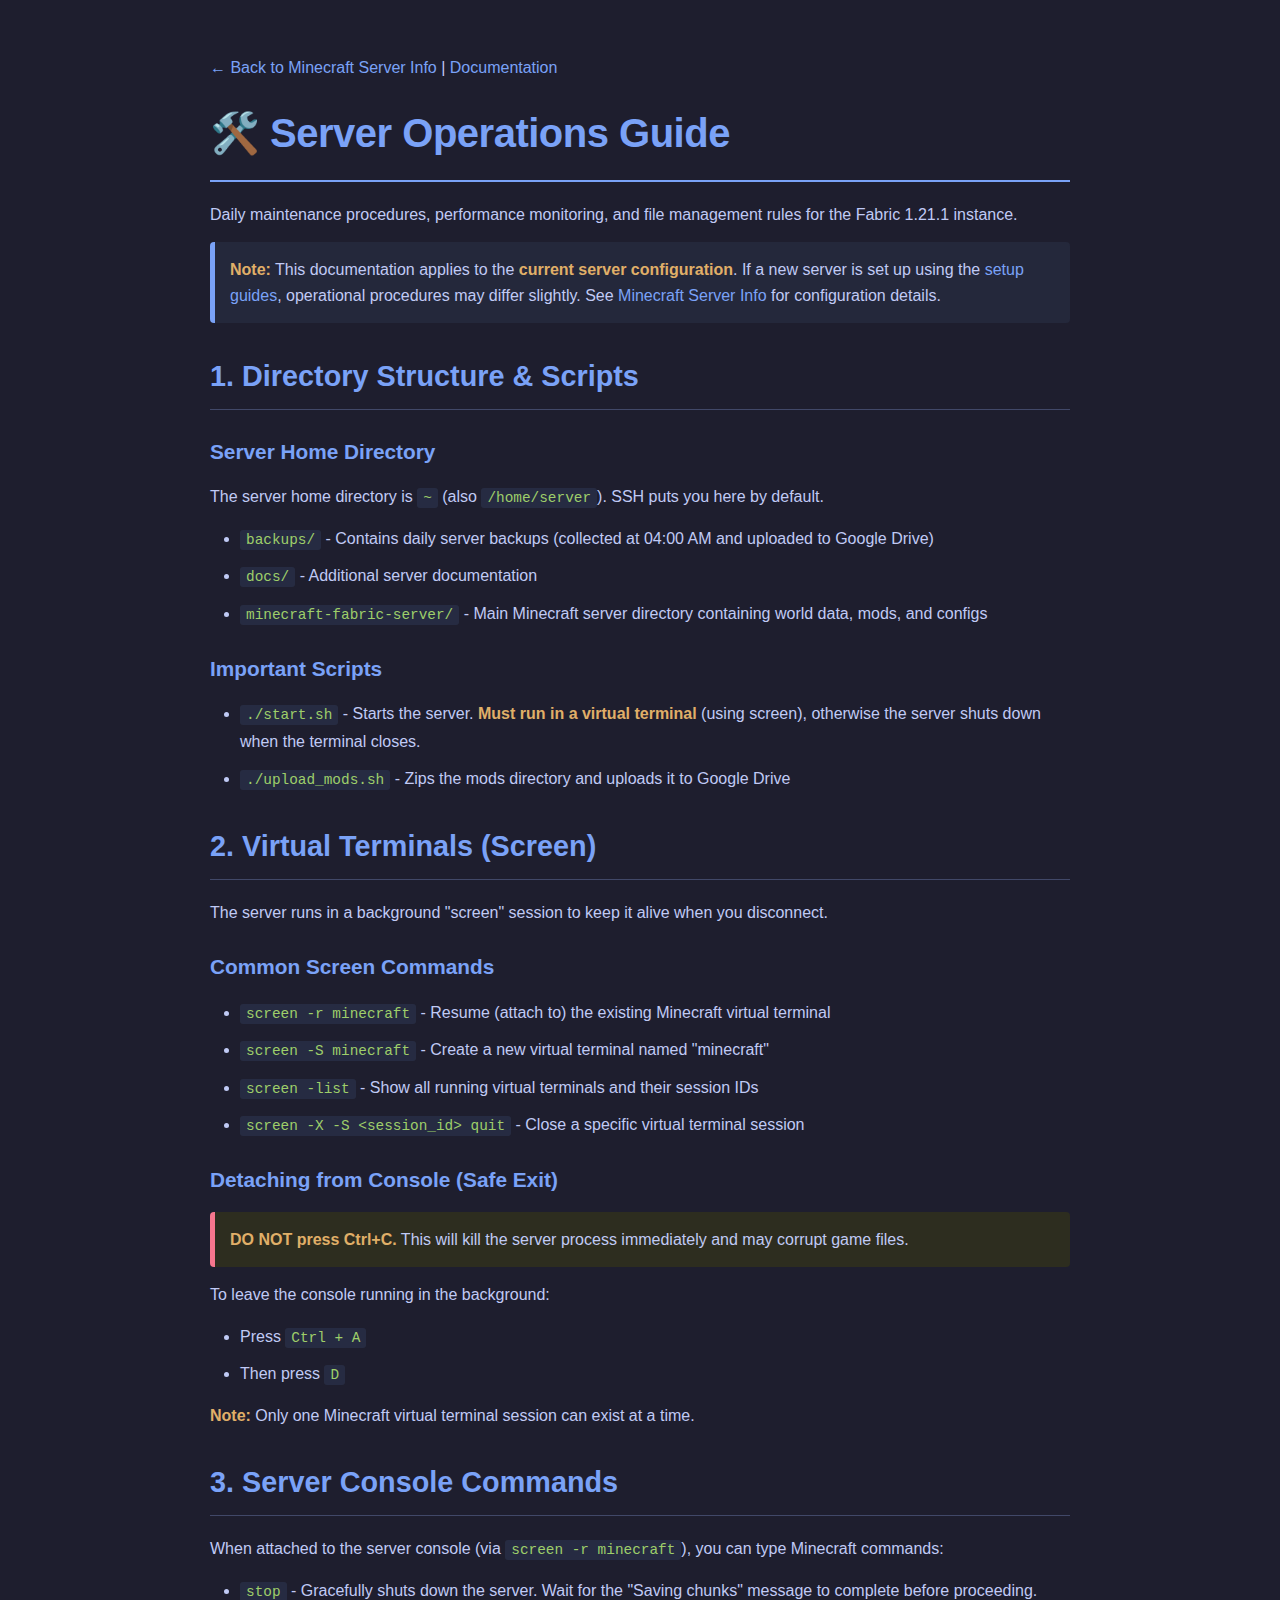
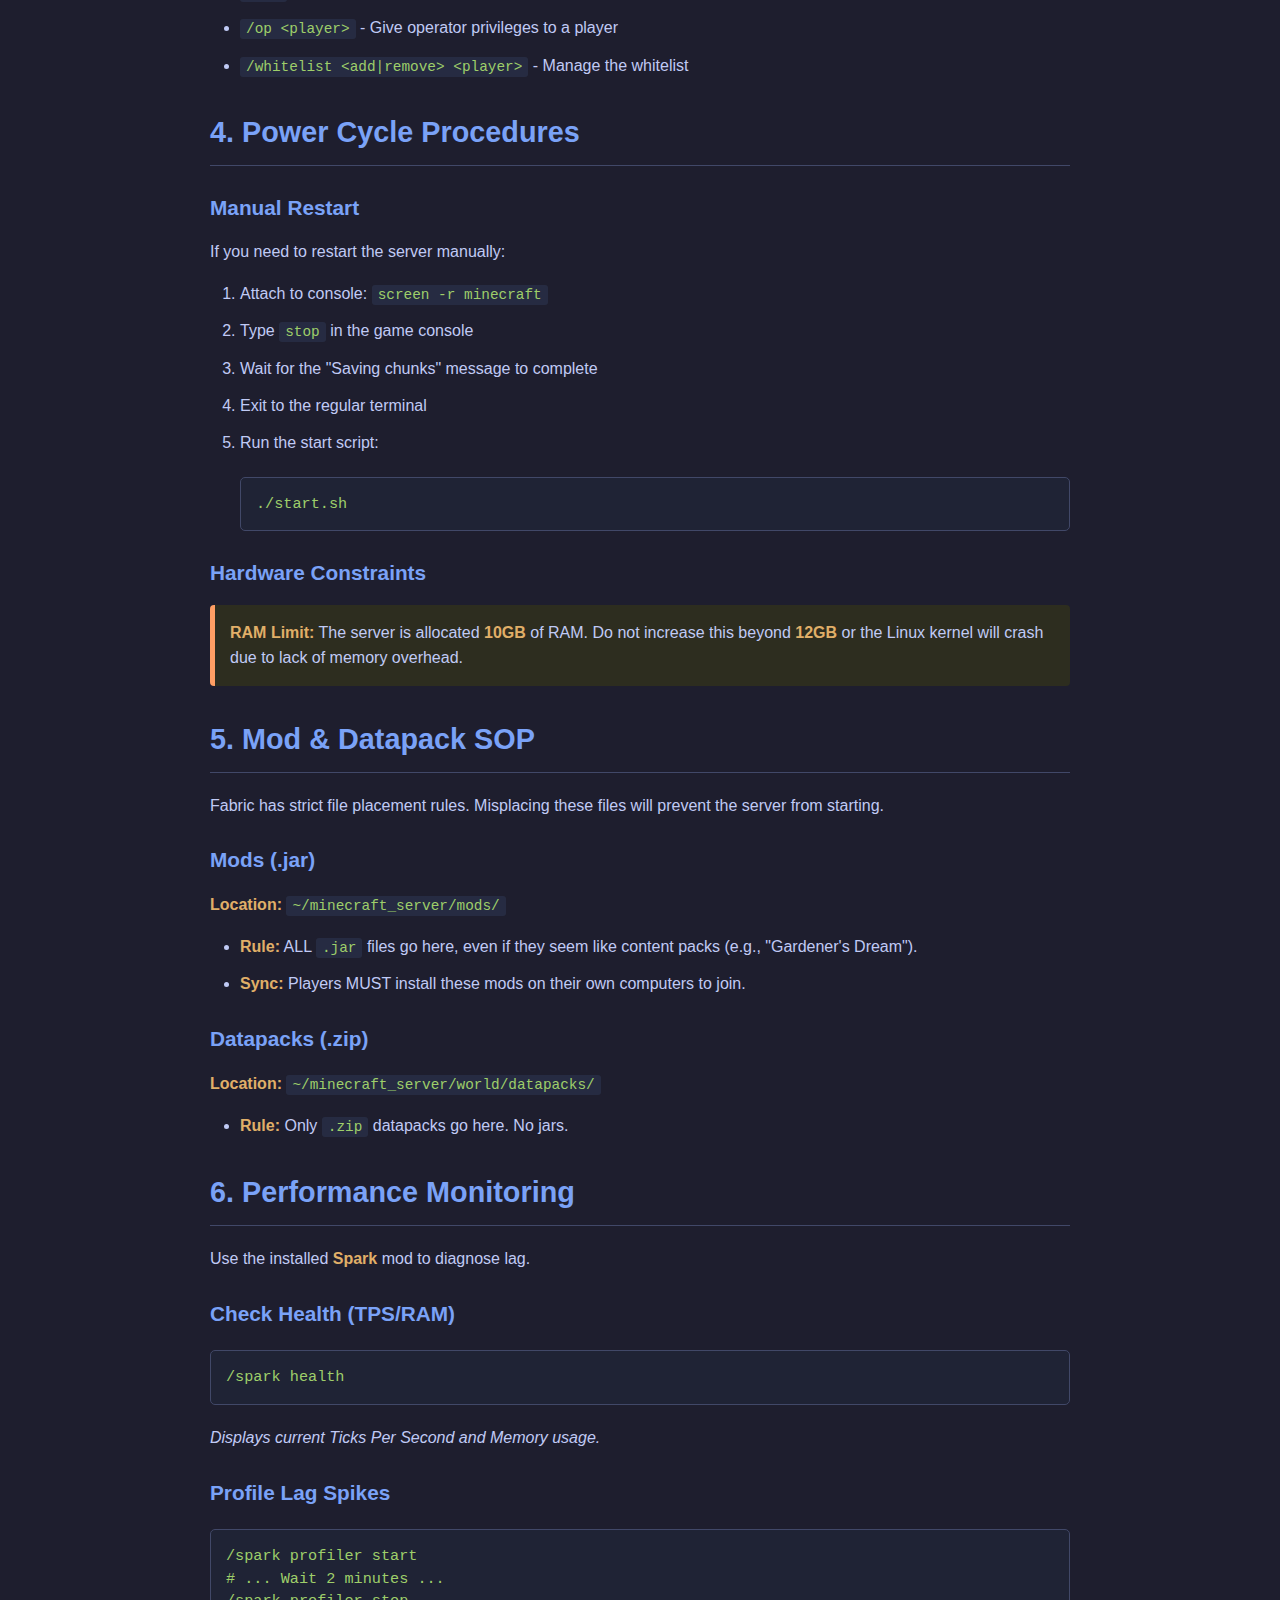
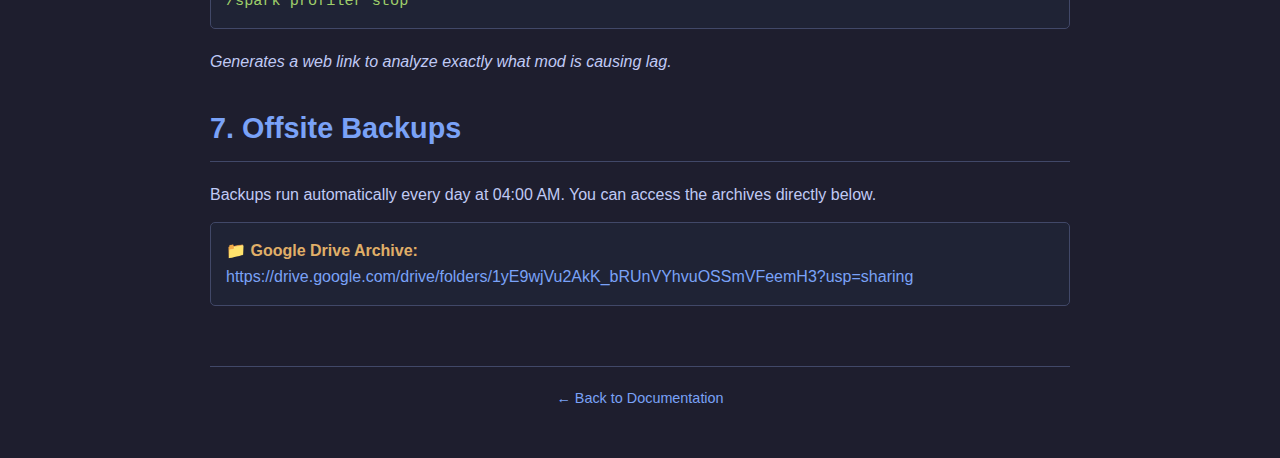
<file: usage/index.html>
<!DOCTYPE html>
<html lang="en">
<head>
    <meta charset="UTF-8">
    <meta name="viewport" content="width=device-width, initial-scale=1.0">
    <title>Server Operations & Usage</title>
    <link rel="stylesheet" href="../../index.css">
    <style>
        h2 { color: #7aa2f7; margin-top: 30px; border-bottom: 1px solid #414868; padding-bottom: 10px; }
        h3 { color: #7aa2f7; margin-top: 25px; }
        .warning {
            background: #2d2d1f;
            border-left: 5px solid #ff9e64;
            padding: 15px;
            margin: 15px 0;
            border-radius: 4px;
        }
        .critical {
            background: #2d2d1f;
            border-left: 5px solid #f7768e;
            padding: 15px;
            margin: 15px 0;
            border-radius: 4px;
        }
        pre {
            background-color: #1f2335;
            border: 1px solid #414868;
            border-radius: 5px;
            padding: 15px;
            overflow-x: auto;
            font-family: "Courier New", Courier, monospace;
            font-size: 0.95em;
            color: #9ece6a;
        }
        li { margin-bottom: 10px; }
        a { color: #7aa2f7; text-decoration: none; }
        a:hover { text-decoration: underline; }
    </style>
</head>
<body>

    <p style="margin-bottom: 20px;"><a href="../../minecraft/">← Back to Minecraft Server Info</a> | <a href="../">Documentation</a></p>

    <h1>🛠️ Server Operations Guide</h1>
    <p>Daily maintenance procedures, performance monitoring, and file management rules for the Fabric 1.21.1 instance.</p>
    <div class="note" style="background: #24283b; border-left: 5px solid #7aa2f7; padding: 15px; margin: 15px 0; border-radius: 4px;">
        <strong>Note:</strong> This documentation applies to the <strong>current server configuration</strong>. If a new server is set up using the <a href="../setup/">setup guides</a>, operational procedures may differ slightly. See <a href="../../minecraft/">Minecraft Server Info</a> for configuration details.
    </div>

    <h2>1. Directory Structure & Scripts</h2>
    
    <h3>Server Home Directory</h3>
    <p>The server home directory is <code>~</code> (also <code>/home/server</code>). SSH puts you here by default.</p>
    <ul>
        <li><code>backups/</code> - Contains daily server backups (collected at 04:00 AM and uploaded to Google Drive)</li>
        <li><code>docs/</code> - Additional server documentation</li>
        <li><code>minecraft-fabric-server/</code> - Main Minecraft server directory containing world data, mods, and configs</li>
    </ul>

    <h3>Important Scripts</h3>
    <ul>
        <li><code>./start.sh</code> - Starts the server. <strong>Must run in a virtual terminal</strong> (using screen), otherwise the server shuts down when the terminal closes.</li>
        <li><code>./upload_mods.sh</code> - Zips the mods directory and uploads it to Google Drive</li>
    </ul>

    <h2>2. Virtual Terminals (Screen)</h2>
    <p>The server runs in a background "screen" session to keep it alive when you disconnect.</p>
    
    <h3>Common Screen Commands</h3>
    <ul>
        <li><code>screen -r minecraft</code> - Resume (attach to) the existing Minecraft virtual terminal</li>
        <li><code>screen -S minecraft</code> - Create a new virtual terminal named "minecraft"</li>
        <li><code>screen -list</code> - Show all running virtual terminals and their session IDs</li>
        <li><code>screen -X -S &lt;session_id&gt; quit</code> - Close a specific virtual terminal session</li>
    </ul>

    <h3>Detaching from Console (Safe Exit)</h3>
    <div class="critical">
        <strong>DO NOT press Ctrl+C.</strong> This will kill the server process immediately and may corrupt game files.
    </div>
    <p>To leave the console running in the background:</p>
    <ul>
        <li>Press <code>Ctrl + A</code></li>
        <li>Then press <code>D</code></li>
    </ul>
    <p><strong>Note:</strong> Only one Minecraft virtual terminal session can exist at a time.</p>

    <h2>3. Server Console Commands</h2>
    <p>When attached to the server console (via <code>screen -r minecraft</code>), you can type Minecraft commands:</p>
    <ul>
        <li><code>stop</code> - Gracefully shuts down the server. Wait for the "Saving chunks" message to complete before proceeding.</li>
        <li><code>/op &lt;player&gt;</code> - Give operator privileges to a player</li>
        <li><code>/whitelist &lt;add|remove&gt; &lt;player&gt;</code> - Manage the whitelist</li>
    </ul>

    <h2>4. Power Cycle Procedures</h2>

    <h3>Manual Restart</h3>
    <p>If you need to restart the server manually:</p>
    <ol>
        <li>Attach to console: <code>screen -r minecraft</code></li>
        <li>Type <code>stop</code> in the game console</li>
        <li>Wait for the "Saving chunks" message to complete</li>
        <li>Exit to the regular terminal</li>
        <li>Run the start script:
            <pre>./start.sh</pre>
        </li>
    </ol>

    <h3>Hardware Constraints</h3>
    <div class="warning">
        <strong>RAM Limit:</strong> The server is allocated <strong>10GB</strong> of RAM. Do not increase this beyond <strong>12GB</strong> or the Linux kernel will crash due to lack of memory overhead.
    </div>

    <h2>5. Mod & Datapack SOP</h2>
    <p>Fabric has strict file placement rules. Misplacing these files will prevent the server from starting.</p>

    <h3>Mods (.jar)</h3>
    <p><strong>Location:</strong> <code>~/minecraft_server/mods/</code></p>
    <ul>
        <li><strong>Rule:</strong> ALL <code>.jar</code> files go here, even if they seem like content packs (e.g., "Gardener's Dream").</li>
        <li><strong>Sync:</strong> Players MUST install these mods on their own computers to join.</li>
    </ul>

    <h3>Datapacks (.zip)</h3>
    <p><strong>Location:</strong> <code>~/minecraft_server/world/datapacks/</code></p>
    <ul>
        <li><strong>Rule:</strong> Only <code>.zip</code> datapacks go here. No jars.</li>
    </ul>

    <h2>6. Performance Monitoring</h2>
    <p>Use the installed <strong>Spark</strong> mod to diagnose lag.</p>

    <h3>Check Health (TPS/RAM)</h3>
    <pre>/spark health</pre>
    <p><em>Displays current Ticks Per Second and Memory usage.</em></p>

    <h3>Profile Lag Spikes</h3>
    <pre>/spark profiler start
# ... Wait 2 minutes ...
/spark profiler stop</pre>
    <p><em>Generates a web link to analyze exactly what mod is causing lag.</em></p>

    <h2>7. Offsite Backups</h2>
    <p>Backups run automatically every day at 04:00 AM. You can access the archives directly below.</p>
    
    <p style="background: #1f2335; padding: 15px; border-radius: 5px; border: 1px solid #414868;">
        <strong>📁 Google Drive Archive:</strong><br>
        <a href="https://drive.google.com/drive/folders/1yE9wjVu2AkK_bRUnVYhvuOSSmVFeemH3?usp=sharing" target="_blank">
            https://drive.google.com/drive/folders/1yE9wjVu2AkK_bRUnVYhvuOSSmVFeemH3?usp=sharing
        </a>
    </p>

    <p style="margin-top: 40px; font-size: 0.9em; color: #414868; text-align: center;">
        <a href="../">← Back to Documentation</a>
    </p>

</body>
</html>
</file>
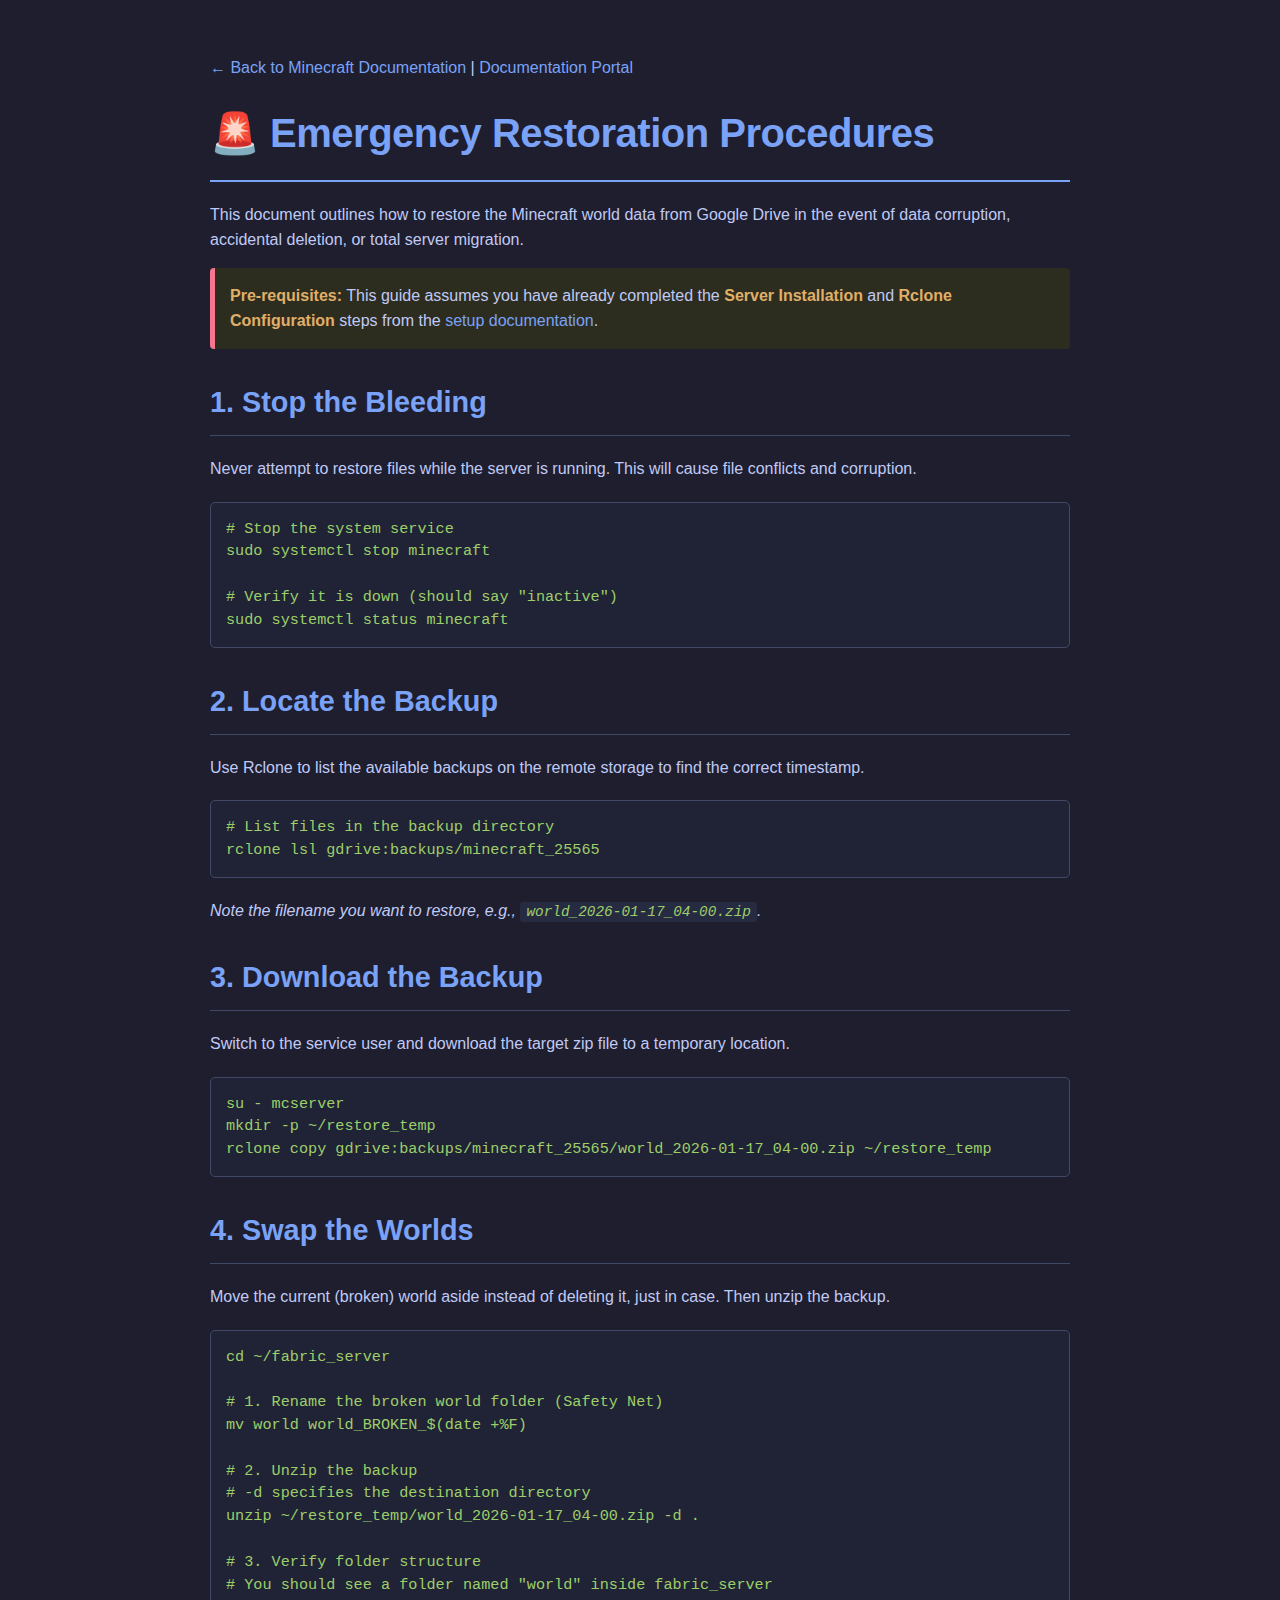
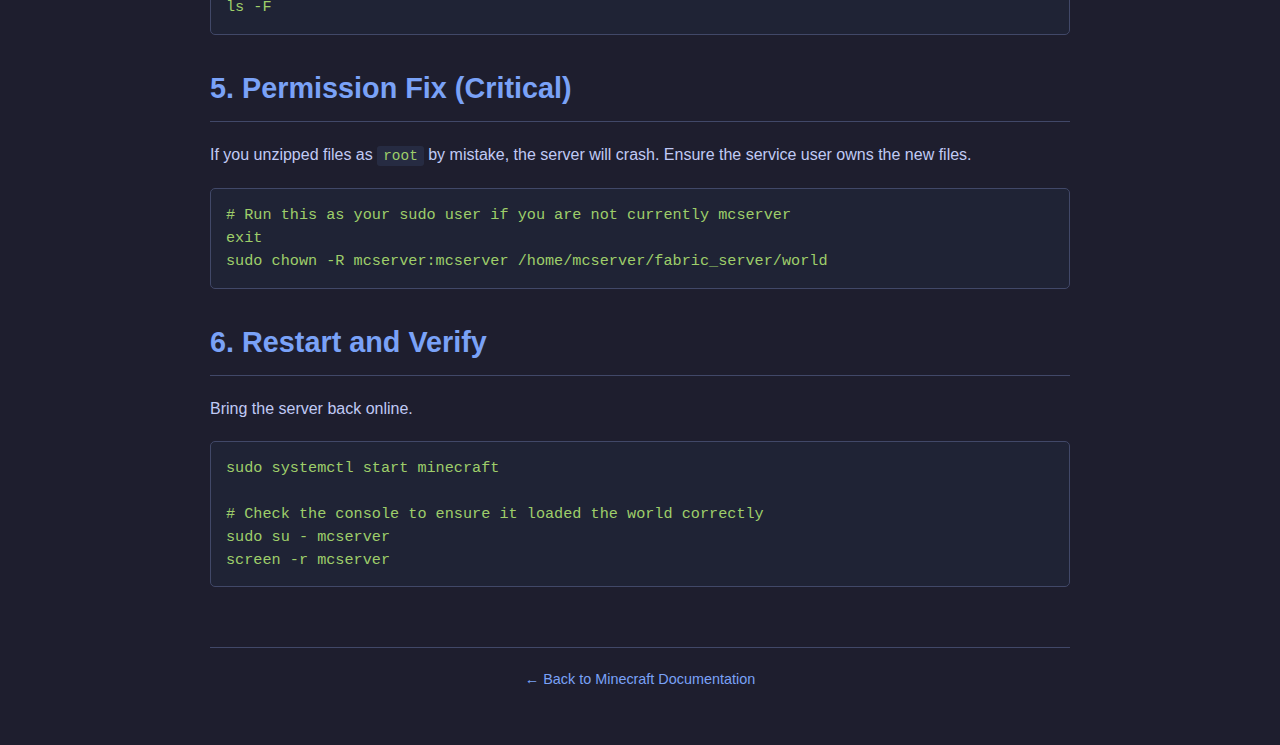
<file: minecraft/restore/index.html>
<!DOCTYPE html>
<html lang="en">
<head>
    <meta charset="UTF-8">
    <meta name="viewport" content="width=device-width, initial-scale=1.0">
    <title>Restore Procedures - Fabric Server</title>
    <link rel="stylesheet" href="../../index.css">
    <style>
        h2 { color: #7aa2f7; margin-top: 30px; border-bottom: 1px solid #414868; padding-bottom: 10px; }
        h3 { color: #7aa2f7; margin-top: 25px; }
        .critical {
            background: #2d2d1f;
            border-left: 5px solid #f7768e;
            padding: 15px;
            margin: 15px 0;
            border-radius: 4px;
        }
        pre {
            background-color: #1f2335;
            border: 1px solid #414868;
            border-radius: 5px;
            padding: 15px;
            overflow-x: auto;
            font-family: "Courier New", Courier, monospace;
            font-size: 0.95em;
            color: #9ece6a;
        }
        li { margin-bottom: 10px; }
    </style>
</head>
<body>

    <p style="margin-bottom: 20px;"><a href="../">← Back to Minecraft Documentation</a> | <a href="../../">Documentation Portal</a></p>

    <h1>🚨 Emergency Restoration Procedures</h1>
    <p>This document outlines how to restore the Minecraft world data from Google Drive in the event of data corruption, accidental deletion, or total server migration.</p>

    <div class="critical">
        <strong>Pre-requisites:</strong> This guide assumes you have already completed the <strong>Server Installation</strong> and <strong>Rclone Configuration</strong> steps from the <a href="../setup/">setup documentation</a>.
    </div>

    <h2>1. Stop the Bleeding</h2>
    <p>Never attempt to restore files while the server is running. This will cause file conflicts and corruption.</p>
    <pre># Stop the system service
sudo systemctl stop minecraft

# Verify it is down (should say "inactive")
sudo systemctl status minecraft</pre>

    <h2>2. Locate the Backup</h2>
    <p>Use Rclone to list the available backups on the remote storage to find the correct timestamp.</p>
    <pre># List files in the backup directory
rclone lsl gdrive:backups/minecraft_25565</pre>
    <p><em>Note the filename you want to restore, e.g., <code>world_2026-01-17_04-00.zip</code>.</em></p>

    <h2>3. Download the Backup</h2>
    <p>Switch to the service user and download the target zip file to a temporary location.</p>
    <pre>su - mcserver
mkdir -p ~/restore_temp
rclone copy gdrive:backups/minecraft_25565/world_2026-01-17_04-00.zip ~/restore_temp</pre>

    <h2>4. Swap the Worlds</h2>
    <p>Move the current (broken) world aside instead of deleting it, just in case. Then unzip the backup.</p>
    <pre>cd ~/fabric_server

# 1. Rename the broken world folder (Safety Net)
mv world world_BROKEN_$(date +%F)

# 2. Unzip the backup
# -d specifies the destination directory
unzip ~/restore_temp/world_2026-01-17_04-00.zip -d .

# 3. Verify folder structure
# You should see a folder named "world" inside fabric_server
ls -F</pre>

    <h2>5. Permission Fix (Critical)</h2>
    <p>If you unzipped files as <code>root</code> by mistake, the server will crash. Ensure the service user owns the new files.</p>
    <pre># Run this as your sudo user if you are not currently mcserver
exit
sudo chown -R mcserver:mcserver /home/mcserver/fabric_server/world</pre>

    <h2>6. Restart and Verify</h2>
    <p>Bring the server back online.</p>
    <pre>sudo systemctl start minecraft

# Check the console to ensure it loaded the world correctly
sudo su - mcserver
screen -r mcserver</pre>

    <p style="margin-top: 40px; font-size: 0.9em; color: #414868; text-align: center;">
        <a href="../">← Back to Minecraft Documentation</a>
    </p>

</body>
</html>
</file>
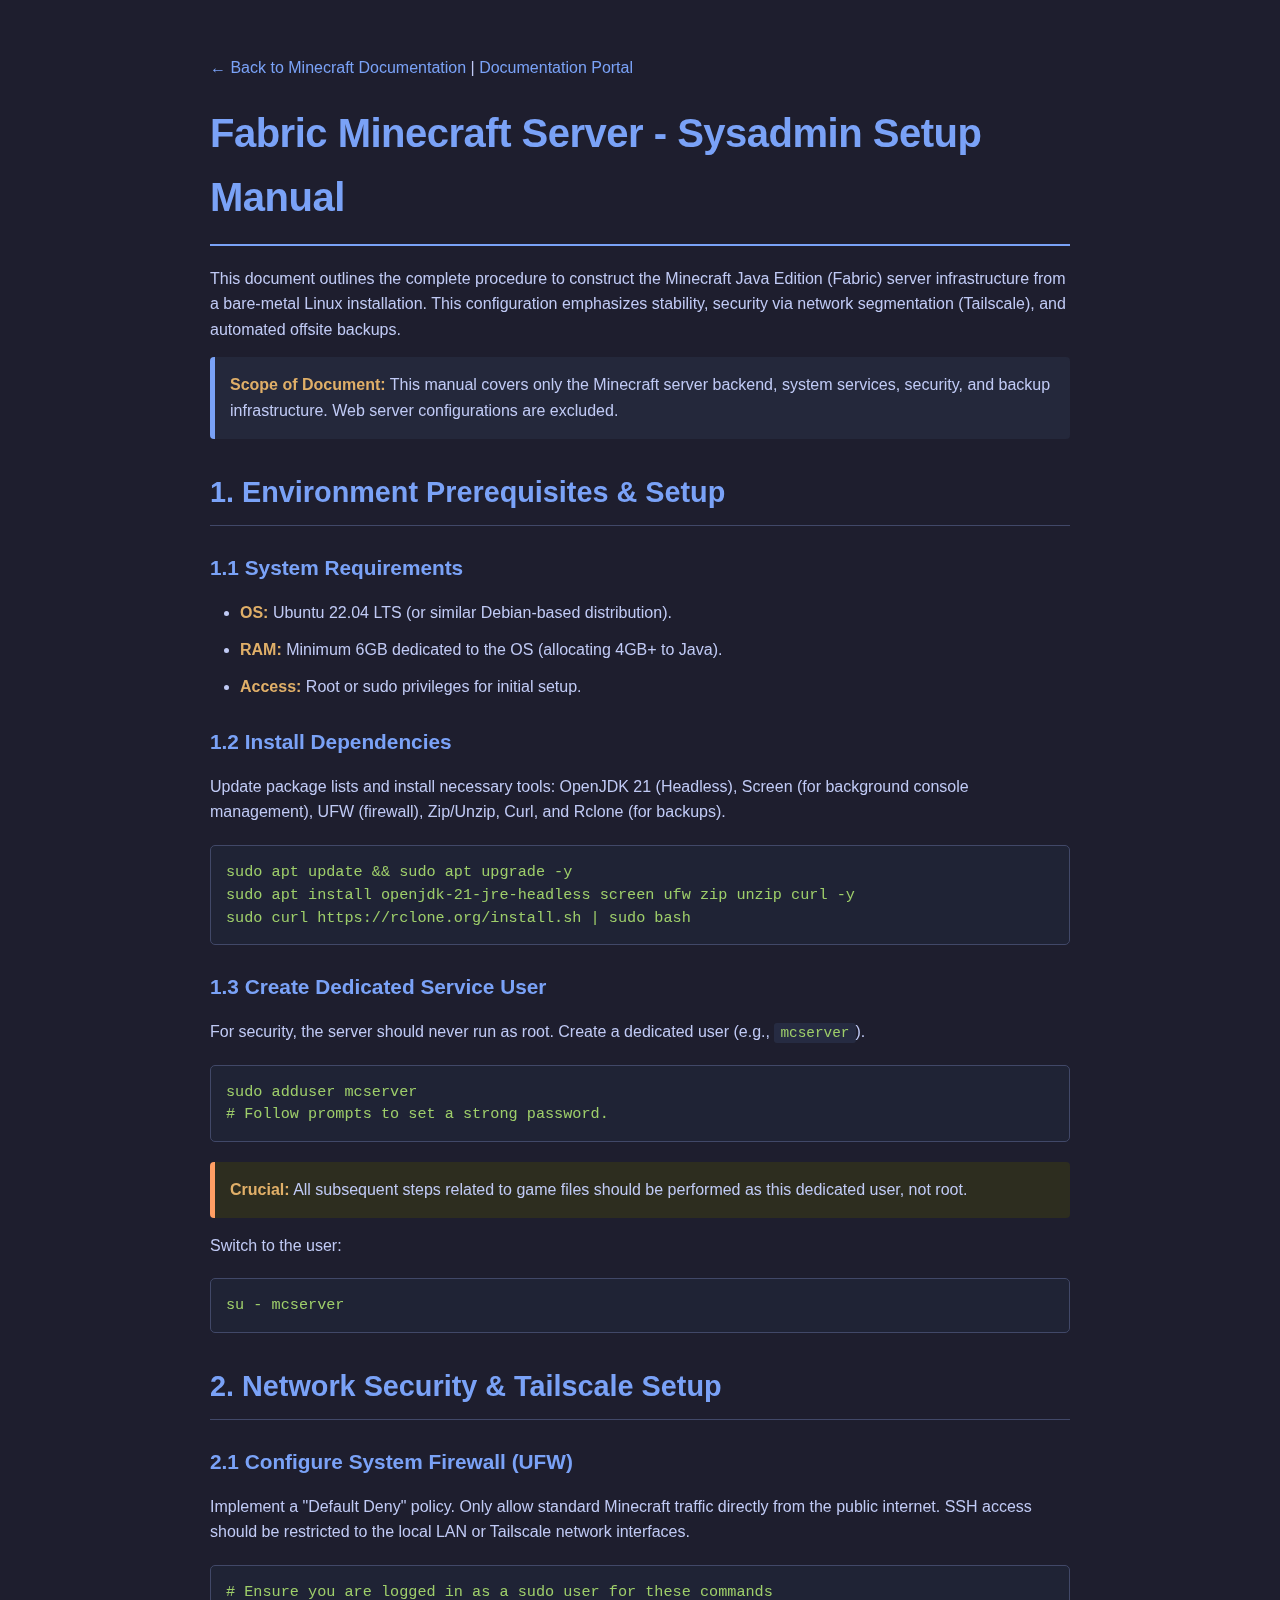
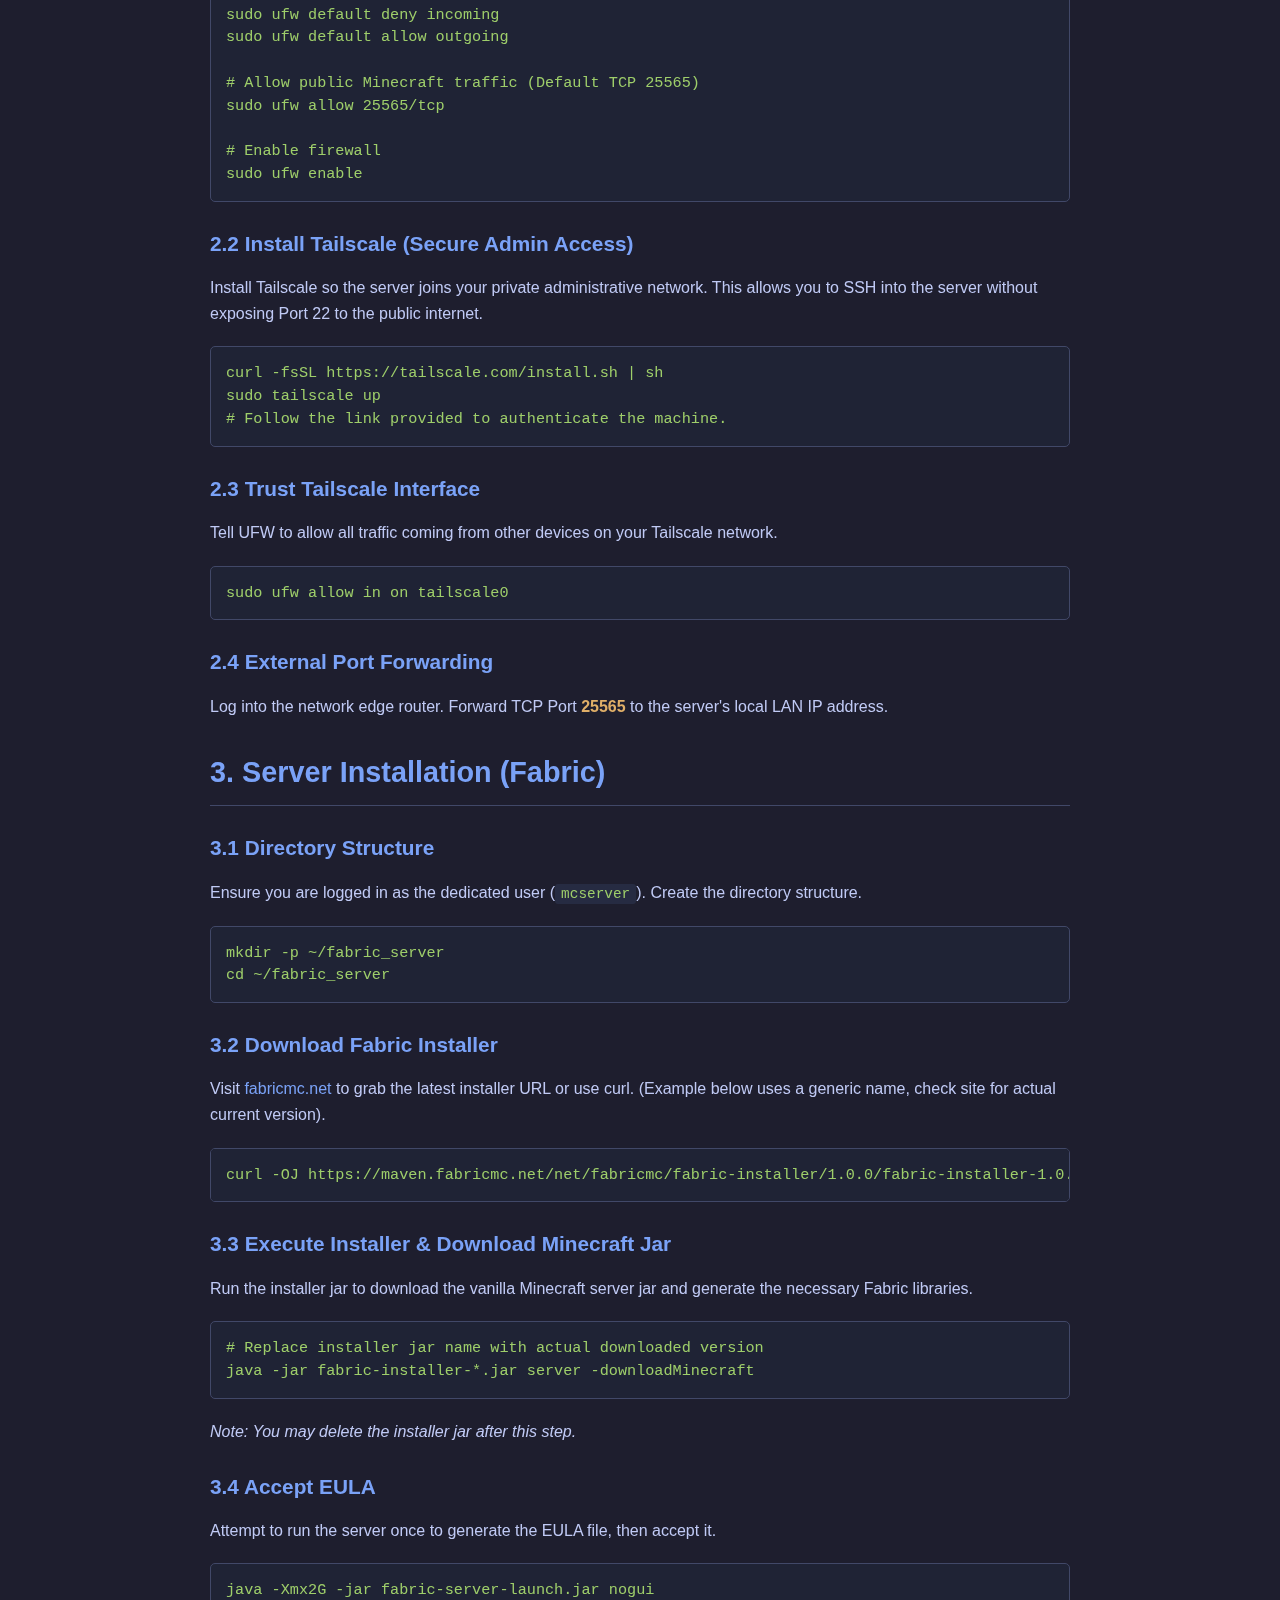
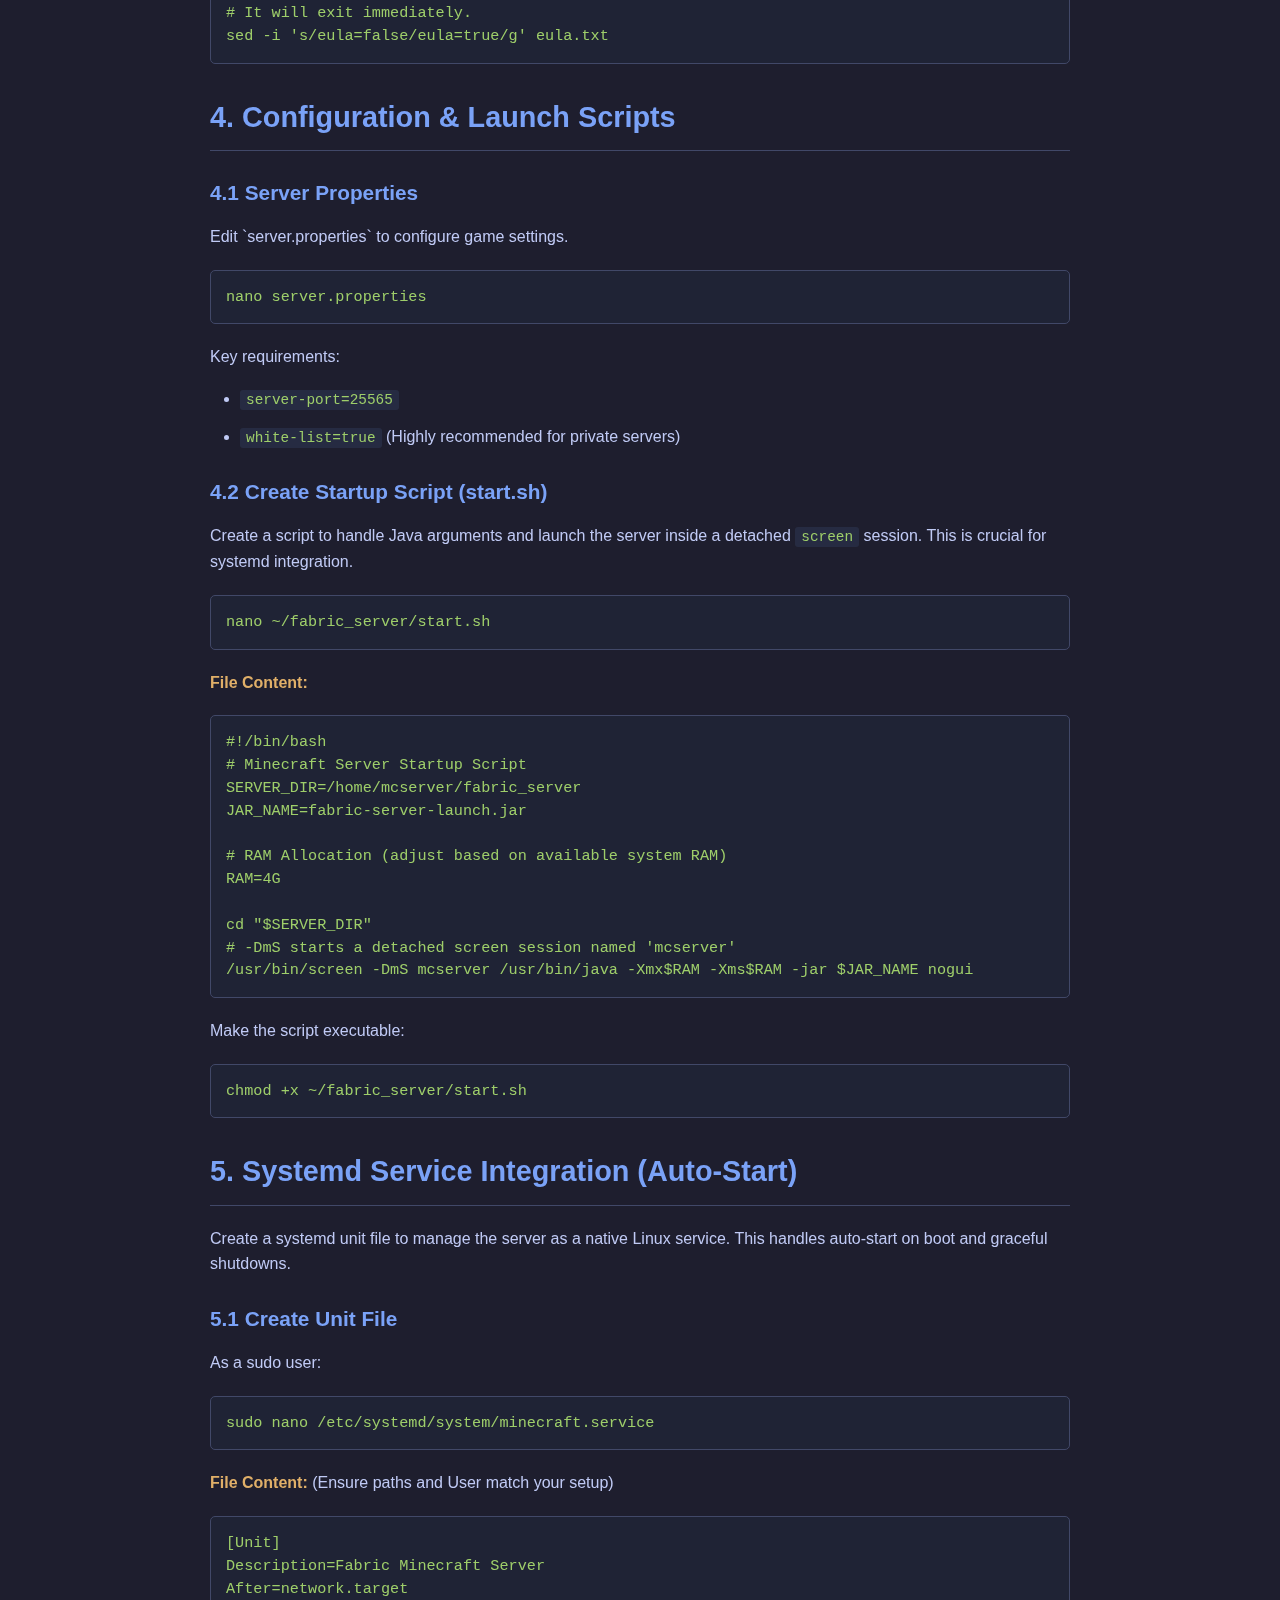
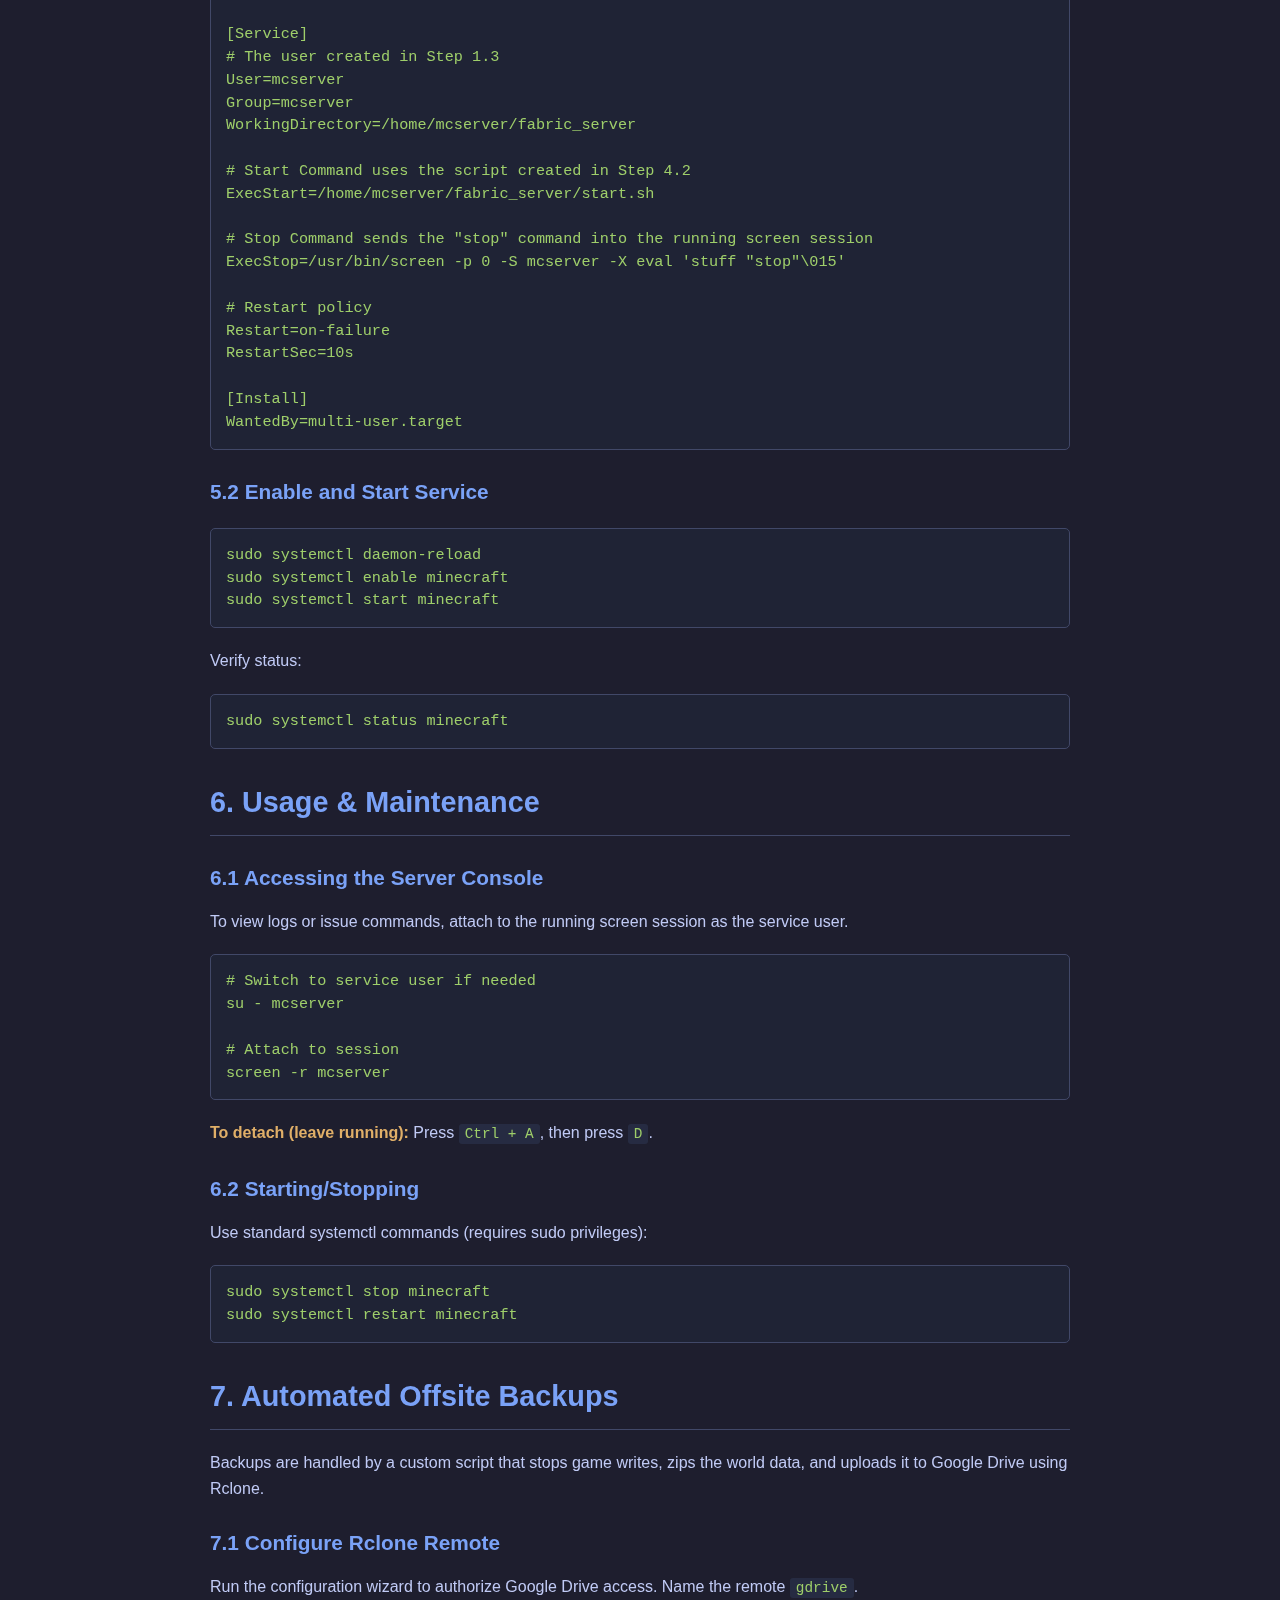
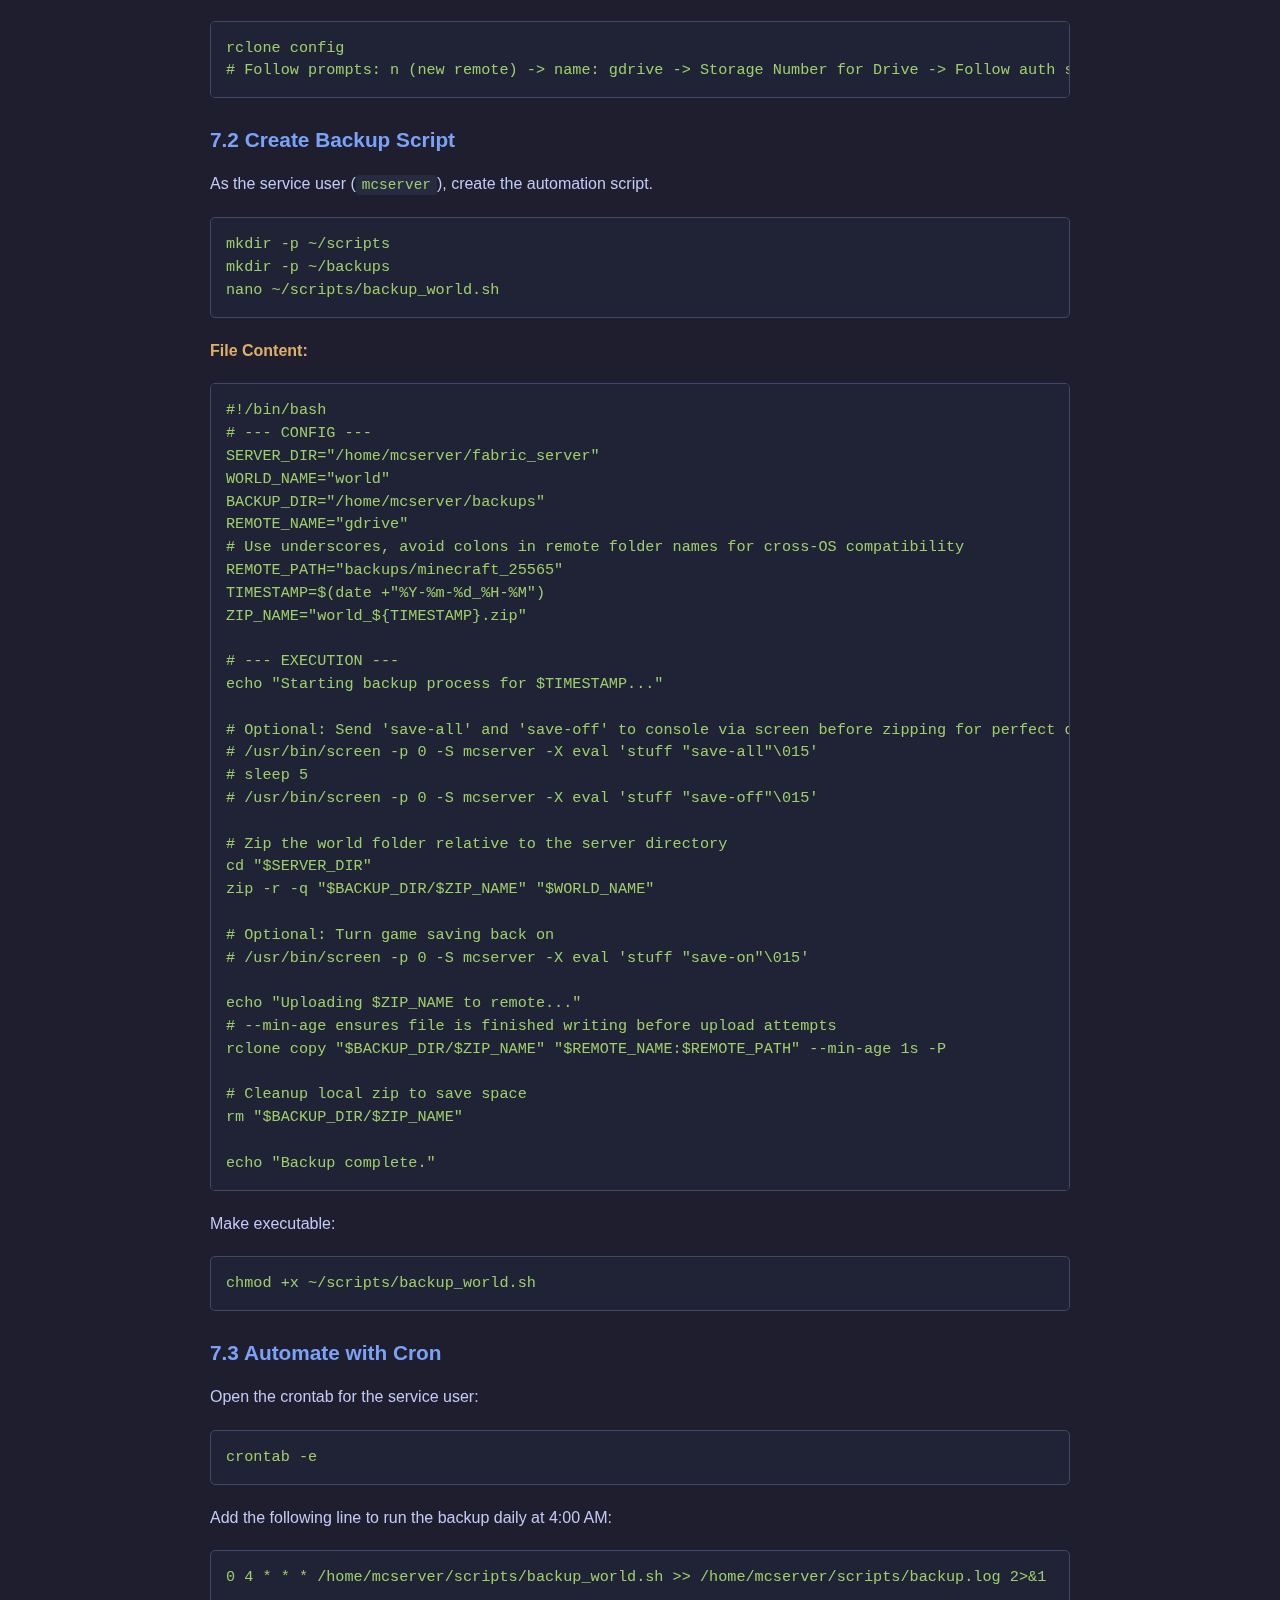
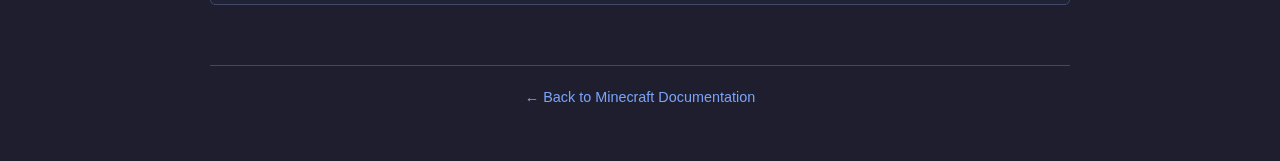
<file: minecraft/setup/index.html>
<!DOCTYPE html>
<html lang="en">
<head>
    <meta charset="UTF-8">
    <meta name="viewport" content="width=device-width, initial-scale=1.0">
    <title>Fabric Minecraft Server - Sysadmin Manual</title>
    <link rel="stylesheet" href="../../index.css">
    <style>
        h2 { color: #7aa2f7; margin-top: 30px; border-bottom: 1px solid #414868; padding-bottom: 10px; }
        h3 { color: #7aa2f7; margin-top: 25px; }
        .warning {
            background: #2d2d1f;
            border-left: 5px solid #ff9e64;
            padding: 15px;
            margin: 15px 0;
            border-radius: 4px;
        }
        .note {
            background: #24283b;
            border-left: 5px solid #7aa2f7;
            padding: 15px;
            margin: 15px 0;
            border-radius: 4px;
        }
        pre {
            background-color: #1f2335;
            border: 1px solid #414868;
            border-radius: 5px;
            padding: 15px;
            overflow-x: auto;
            font-family: "Courier New", Courier, monospace;
            font-size: 0.95em;
            color: #9ece6a;
        }
        li { margin-bottom: 10px; }
    </style>
</head>
<body>

    <p style="margin-bottom: 20px;"><a href="../">← Back to Minecraft Documentation</a> | <a href="../../">Documentation Portal</a></p>

    <h1>Fabric Minecraft Server - Sysadmin Setup Manual</h1>
    <p>This document outlines the complete procedure to construct the Minecraft Java Edition (Fabric) server infrastructure from a bare-metal Linux installation. This configuration emphasizes stability, security via network segmentation (Tailscale), and automated offsite backups.</p>

    <div class="note">
        <strong>Scope of Document:</strong> This manual covers only the Minecraft server backend, system services, security, and backup infrastructure. Web server configurations are excluded.
    </div>

    <h2>1. Environment Prerequisites & Setup</h2>

    <h3>1.1 System Requirements</h3>
    <ul>
        <li><strong>OS:</strong> Ubuntu 22.04 LTS (or similar Debian-based distribution).</li>
        <li><strong>RAM:</strong> Minimum 6GB dedicated to the OS (allocating 4GB+ to Java).</li>
        <li><strong>Access:</strong> Root or sudo privileges for initial setup.</li>
    </ul>

    <h3>1.2 Install Dependencies</h3>
    <p>Update package lists and install necessary tools: OpenJDK 21 (Headless), Screen (for background console management), UFW (firewall), Zip/Unzip, Curl, and Rclone (for backups).</p>
    <pre>sudo apt update && sudo apt upgrade -y
sudo apt install openjdk-21-jre-headless screen ufw zip unzip curl -y
sudo curl https://rclone.org/install.sh | sudo bash</pre>

    <h3>1.3 Create Dedicated Service User</h3>
    <p>For security, the server should never run as root. Create a dedicated user (e.g., <code>mcserver</code>).</p>
    <pre>sudo adduser mcserver
# Follow prompts to set a strong password.</pre>

    <div class="warning">
        <strong>Crucial:</strong> All subsequent steps related to game files should be performed as this dedicated user, not root.
    </div>
    <p>Switch to the user:</p>
    <pre>su - mcserver</pre>


    <h2>2. Network Security & Tailscale Setup</h2>

    <h3>2.1 Configure System Firewall (UFW)</h3>
    <p>Implement a "Default Deny" policy. Only allow standard Minecraft traffic directly from the public internet. SSH access should be restricted to the local LAN or Tailscale network interfaces.</p>
    <pre># Ensure you are logged in as a sudo user for these commands
sudo ufw default deny incoming
sudo ufw default allow outgoing

# Allow public Minecraft traffic (Default TCP 25565)
sudo ufw allow 25565/tcp

# Enable firewall
sudo ufw enable</pre>

    <h3>2.2 Install Tailscale (Secure Admin Access)</h3>
    <p>Install Tailscale so the server joins your private administrative network. This allows you to SSH into the server without exposing Port 22 to the public internet.</p>
    <pre>curl -fsSL https://tailscale.com/install.sh | sh
sudo tailscale up
# Follow the link provided to authenticate the machine.</pre>

    <h3>2.3 Trust Tailscale Interface</h3>
    <p>Tell UFW to allow all traffic coming from other devices on your Tailscale network.</p>
    <pre>sudo ufw allow in on tailscale0</pre>

    <h3>2.4 External Port Forwarding</h3>
    <p>Log into the network edge router. Forward TCP Port <strong>25565</strong> to the server's local LAN IP address.</p>


    <h2>3. Server Installation (Fabric)</h2>

    <h3>3.1 Directory Structure</h3>
    <p>Ensure you are logged in as the dedicated user (<code>mcserver</code>). Create the directory structure.</p>
    <pre>mkdir -p ~/fabric_server
cd ~/fabric_server</pre>

    <h3>3.2 Download Fabric Installer</h3>
    <p>Visit <a href="https://fabricmc.net/use/server/" target="_blank">fabricmc.net</a> to grab the latest installer URL or use curl. (Example below uses a generic name, check site for actual current version).</p>
    <pre>curl -OJ https://maven.fabricmc.net/net/fabricmc/fabric-installer/1.0.0/fabric-installer-1.0.0.jar</pre>

    <h3>3.3 Execute Installer & Download Minecraft Jar</h3>
    <p>Run the installer jar to download the vanilla Minecraft server jar and generate the necessary Fabric libraries.</p>
    <pre># Replace installer jar name with actual downloaded version
java -jar fabric-installer-*.jar server -downloadMinecraft</pre>
    <p><em>Note: You may delete the installer jar after this step.</em></p>

    <h3>3.4 Accept EULA</h3>
    <p>Attempt to run the server once to generate the EULA file, then accept it.</p>
    <pre>java -Xmx2G -jar fabric-server-launch.jar nogui
# It will exit immediately.
sed -i 's/eula=false/eula=true/g' eula.txt</pre>


    <h2>4. Configuration & Launch Scripts</h2>

    <h3>4.1 Server Properties</h3>
    <p>Edit `server.properties` to configure game settings.</p>
    <pre>nano server.properties</pre>
    <p>Key requirements:</p>
    <ul>
        <li><code>server-port=25565</code></li>
        <li><code>white-list=true</code> (Highly recommended for private servers)</li>
    </ul>

    <h3>4.2 Create Startup Script (start.sh)</h3>
    <p>Create a script to handle Java arguments and launch the server inside a detached <code>screen</code> session. This is crucial for systemd integration.</p>
    <pre>nano ~/fabric_server/start.sh</pre>
    <p><strong>File Content:</strong></p>
    <pre>#!/bin/bash
# Minecraft Server Startup Script
SERVER_DIR=/home/mcserver/fabric_server
JAR_NAME=fabric-server-launch.jar

# RAM Allocation (adjust based on available system RAM)
RAM=4G

cd "$SERVER_DIR"
# -DmS starts a detached screen session named 'mcserver'
/usr/bin/screen -DmS mcserver /usr/bin/java -Xmx$RAM -Xms$RAM -jar $JAR_NAME nogui</pre>
    <p>Make the script executable:</p>
    <pre>chmod +x ~/fabric_server/start.sh</pre>


    <h2>5. Systemd Service Integration (Auto-Start)</h2>

    <p>Create a systemd unit file to manage the server as a native Linux service. This handles auto-start on boot and graceful shutdowns.</p>

    <h3>5.1 Create Unit File</h3>
    <p>As a sudo user:</p>
    <pre>sudo nano /etc/systemd/system/minecraft.service</pre>
    <p><strong>File Content:</strong> (Ensure paths and User match your setup)</p>
    <pre>[Unit]
Description=Fabric Minecraft Server
After=network.target

[Service]
# The user created in Step 1.3
User=mcserver
Group=mcserver
WorkingDirectory=/home/mcserver/fabric_server

# Start Command uses the script created in Step 4.2
ExecStart=/home/mcserver/fabric_server/start.sh

# Stop Command sends the "stop" command into the running screen session
ExecStop=/usr/bin/screen -p 0 -S mcserver -X eval 'stuff "stop"\015'

# Restart policy
Restart=on-failure
RestartSec=10s

[Install]
WantedBy=multi-user.target</pre>

    <h3>5.2 Enable and Start Service</h3>
    <pre>sudo systemctl daemon-reload
sudo systemctl enable minecraft
sudo systemctl start minecraft</pre>
    <p>Verify status:</p>
    <pre>sudo systemctl status minecraft</pre>


    <h2>6. Usage & Maintenance</h2>

    <h3>6.1 Accessing the Server Console</h3>
    <p>To view logs or issue commands, attach to the running screen session as the service user.</p>
    <pre># Switch to service user if needed
su - mcserver

# Attach to session
screen -r mcserver</pre>
    <p><strong>To detach (leave running):</strong> Press <code>Ctrl + A</code>, then press <code>D</code>.</p>

    <h3>6.2 Starting/Stopping</h3>
    <p>Use standard systemctl commands (requires sudo privileges):</p>
    <pre>sudo systemctl stop minecraft
sudo systemctl restart minecraft</pre>


    <h2>7. Automated Offsite Backups</h2>

    <p>Backups are handled by a custom script that stops game writes, zips the world data, and uploads it to Google Drive using Rclone.</p>

    <h3>7.1 Configure Rclone Remote</h3>
    <p>Run the configuration wizard to authorize Google Drive access. Name the remote <code>gdrive</code>.</p>
    <pre>rclone config
# Follow prompts: n (new remote) -> name: gdrive -> Storage Number for Drive -> Follow auth steps.</pre>

    <h3>7.2 Create Backup Script</h3>
    <p>As the service user (<code>mcserver</code>), create the automation script.</p>
    <pre>mkdir -p ~/scripts
mkdir -p ~/backups
nano ~/scripts/backup_world.sh</pre>
    <p><strong>File Content:</strong></p>
    <pre>#!/bin/bash
# --- CONFIG ---
SERVER_DIR="/home/mcserver/fabric_server"
WORLD_NAME="world"
BACKUP_DIR="/home/mcserver/backups"
REMOTE_NAME="gdrive"
# Use underscores, avoid colons in remote folder names for cross-OS compatibility
REMOTE_PATH="backups/minecraft_25565"
TIMESTAMP=$(date +"%Y-%m-%d_%H-%M")
ZIP_NAME="world_${TIMESTAMP}.zip"

# --- EXECUTION ---
echo "Starting backup process for $TIMESTAMP..."

# Optional: Send 'save-all' and 'save-off' to console via screen before zipping for perfect data integrity
# /usr/bin/screen -p 0 -S mcserver -X eval 'stuff "save-all"\015'
# sleep 5
# /usr/bin/screen -p 0 -S mcserver -X eval 'stuff "save-off"\015'

# Zip the world folder relative to the server directory
cd "$SERVER_DIR"
zip -r -q "$BACKUP_DIR/$ZIP_NAME" "$WORLD_NAME"

# Optional: Turn game saving back on
# /usr/bin/screen -p 0 -S mcserver -X eval 'stuff "save-on"\015'

echo "Uploading $ZIP_NAME to remote..."
# --min-age ensures file is finished writing before upload attempts
rclone copy "$BACKUP_DIR/$ZIP_NAME" "$REMOTE_NAME:$REMOTE_PATH" --min-age 1s -P

# Cleanup local zip to save space
rm "$BACKUP_DIR/$ZIP_NAME"

echo "Backup complete."</pre>
    <p>Make executable:</p>
    <pre>chmod +x ~/scripts/backup_world.sh</pre>

    <h3>7.3 Automate with Cron</h3>
    <p>Open the crontab for the service user:</p>
    <pre>crontab -e</pre>
    <p>Add the following line to run the backup daily at 4:00 AM:</p>
    <pre>0 4 * * * /home/mcserver/scripts/backup_world.sh >> /home/mcserver/scripts/backup.log 2>&1</pre>

    <p style="margin-top: 40px; font-size: 0.9em; color: #414868; text-align: center;">
        <a href="../">← Back to Minecraft Documentation</a>
    </p>

</body>
</html>
</file>
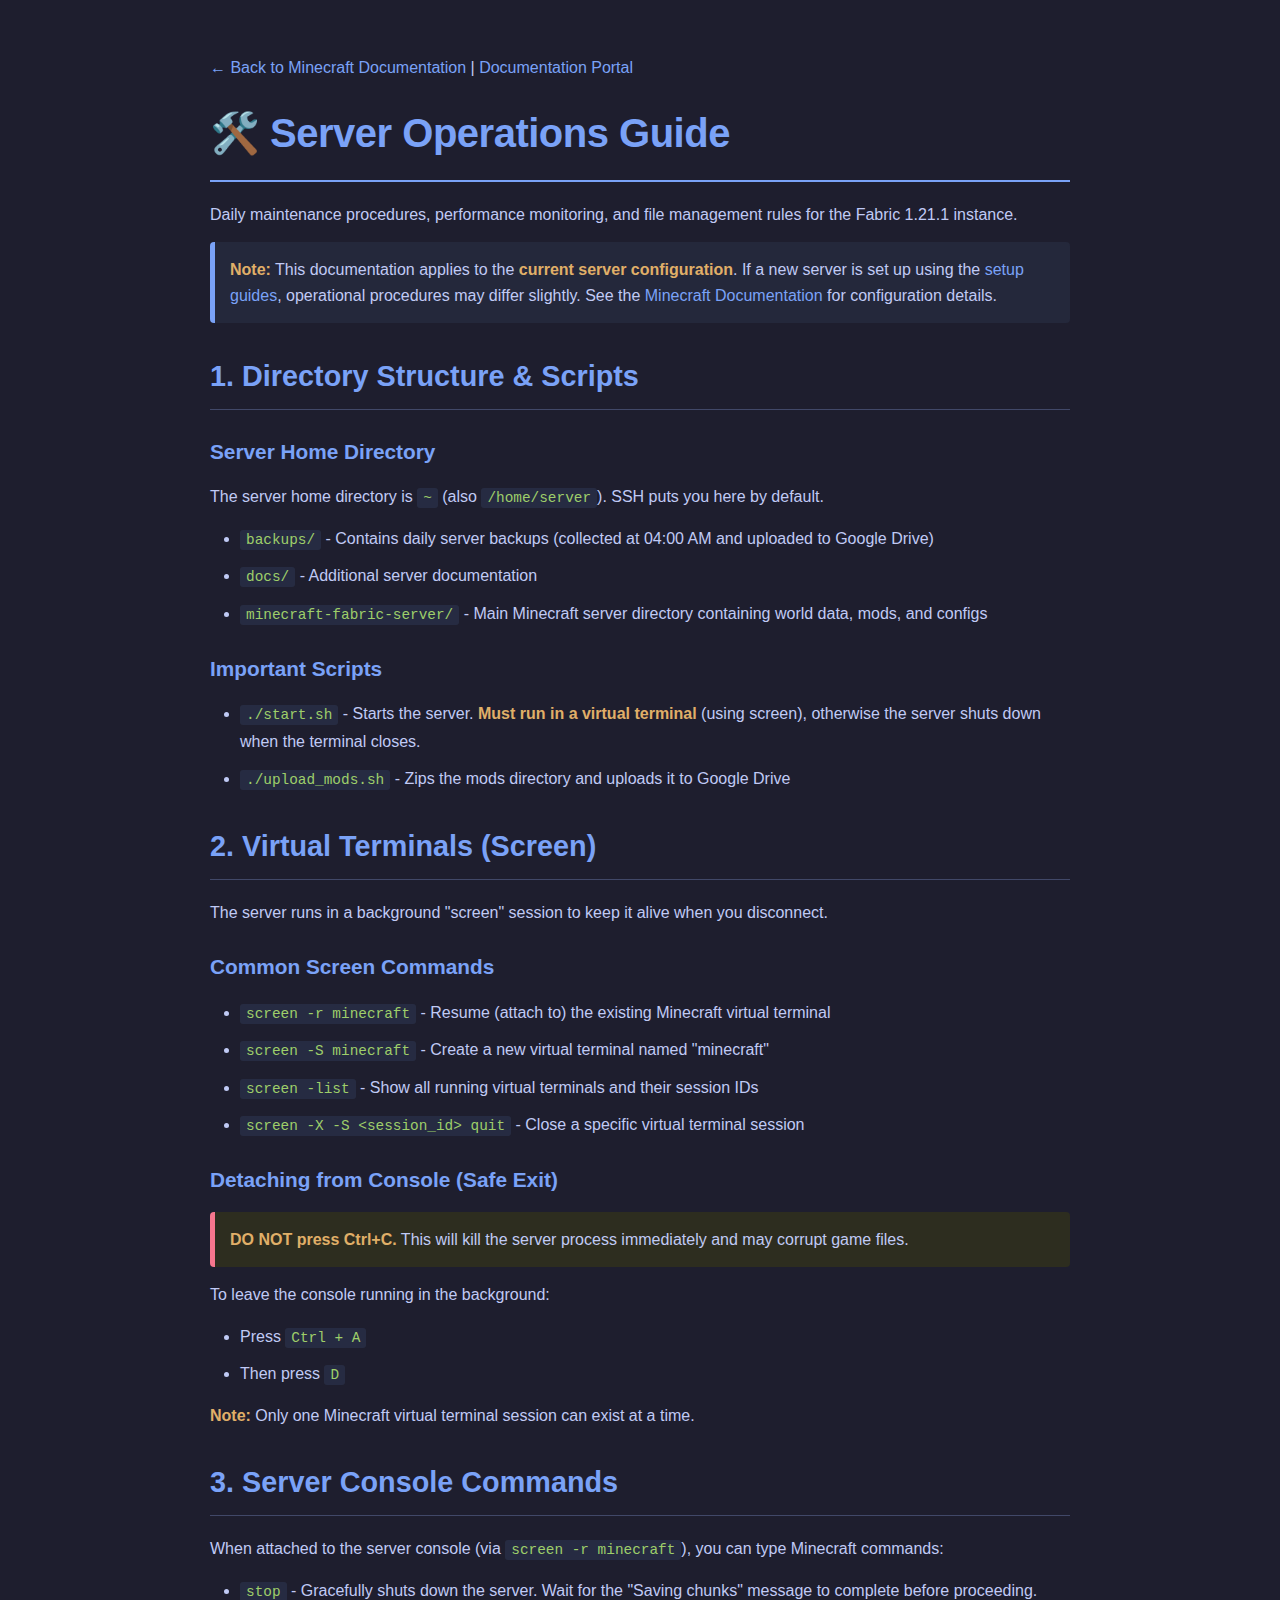
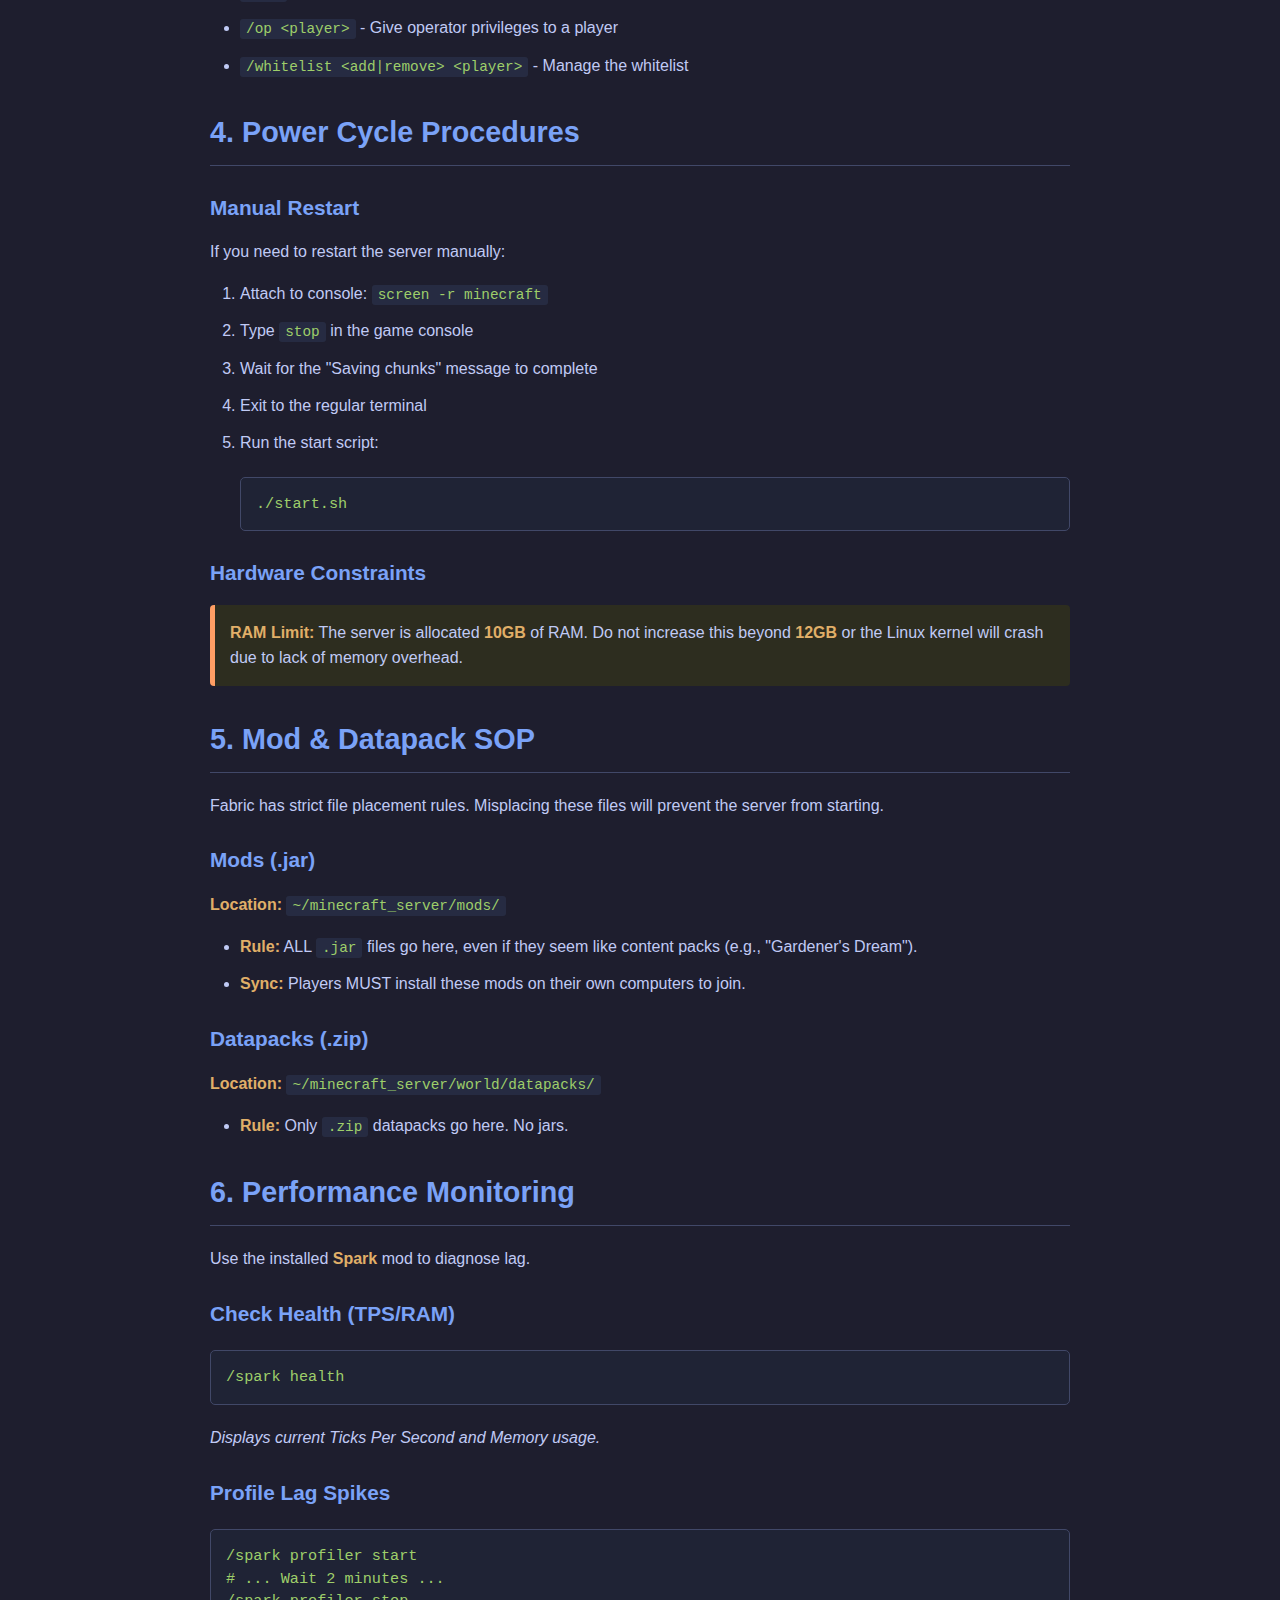
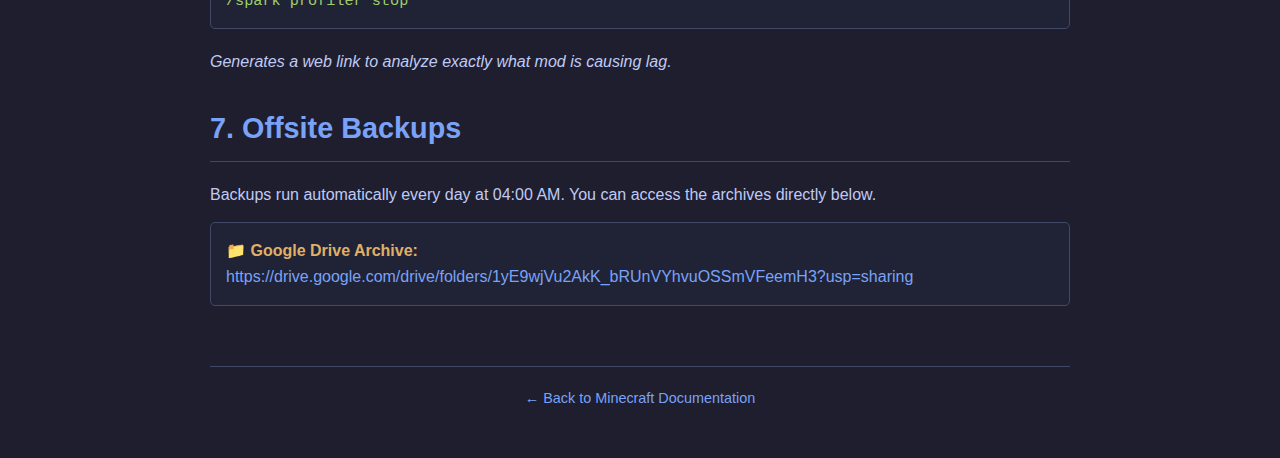
<file: minecraft/usage/index.html>
<!DOCTYPE html>
<html lang="en">
<head>
    <meta charset="UTF-8">
    <meta name="viewport" content="width=device-width, initial-scale=1.0">
    <title>Server Operations & Usage</title>
    <link rel="stylesheet" href="../../index.css">
    <style>
        h2 { color: #7aa2f7; margin-top: 30px; border-bottom: 1px solid #414868; padding-bottom: 10px; }
        h3 { color: #7aa2f7; margin-top: 25px; }
        .warning {
            background: #2d2d1f;
            border-left: 5px solid #ff9e64;
            padding: 15px;
            margin: 15px 0;
            border-radius: 4px;
        }
        .critical {
            background: #2d2d1f;
            border-left: 5px solid #f7768e;
            padding: 15px;
            margin: 15px 0;
            border-radius: 4px;
        }
        pre {
            background-color: #1f2335;
            border: 1px solid #414868;
            border-radius: 5px;
            padding: 15px;
            overflow-x: auto;
            font-family: "Courier New", Courier, monospace;
            font-size: 0.95em;
            color: #9ece6a;
        }
        li { margin-bottom: 10px; }
        a { color: #7aa2f7; text-decoration: none; }
        a:hover { text-decoration: underline; }
    </style>
</head>
<body>

    <p style="margin-bottom: 20px;"><a href="../">← Back to Minecraft Documentation</a> | <a href="../../">Documentation Portal</a></p>

    <h1>🛠️ Server Operations Guide</h1>
    <p>Daily maintenance procedures, performance monitoring, and file management rules for the Fabric 1.21.1 instance.</p>
    <div class="note" style="background: #24283b; border-left: 5px solid #7aa2f7; padding: 15px; margin: 15px 0; border-radius: 4px;">
        <strong>Note:</strong> This documentation applies to the <strong>current server configuration</strong>. If a new server is set up using the <a href="../setup/">setup guides</a>, operational procedures may differ slightly. See the <a href="../">Minecraft Documentation</a> for configuration details.
    </div>

    <h2>1. Directory Structure & Scripts</h2>
    
    <h3>Server Home Directory</h3>
    <p>The server home directory is <code>~</code> (also <code>/home/server</code>). SSH puts you here by default.</p>
    <ul>
        <li><code>backups/</code> - Contains daily server backups (collected at 04:00 AM and uploaded to Google Drive)</li>
        <li><code>docs/</code> - Additional server documentation</li>
        <li><code>minecraft-fabric-server/</code> - Main Minecraft server directory containing world data, mods, and configs</li>
    </ul>

    <h3>Important Scripts</h3>
    <ul>
        <li><code>./start.sh</code> - Starts the server. <strong>Must run in a virtual terminal</strong> (using screen), otherwise the server shuts down when the terminal closes.</li>
        <li><code>./upload_mods.sh</code> - Zips the mods directory and uploads it to Google Drive</li>
    </ul>

    <h2>2. Virtual Terminals (Screen)</h2>
    <p>The server runs in a background "screen" session to keep it alive when you disconnect.</p>
    
    <h3>Common Screen Commands</h3>
    <ul>
        <li><code>screen -r minecraft</code> - Resume (attach to) the existing Minecraft virtual terminal</li>
        <li><code>screen -S minecraft</code> - Create a new virtual terminal named "minecraft"</li>
        <li><code>screen -list</code> - Show all running virtual terminals and their session IDs</li>
        <li><code>screen -X -S &lt;session_id&gt; quit</code> - Close a specific virtual terminal session</li>
    </ul>

    <h3>Detaching from Console (Safe Exit)</h3>
    <div class="critical">
        <strong>DO NOT press Ctrl+C.</strong> This will kill the server process immediately and may corrupt game files.
    </div>
    <p>To leave the console running in the background:</p>
    <ul>
        <li>Press <code>Ctrl + A</code></li>
        <li>Then press <code>D</code></li>
    </ul>
    <p><strong>Note:</strong> Only one Minecraft virtual terminal session can exist at a time.</p>

    <h2>3. Server Console Commands</h2>
    <p>When attached to the server console (via <code>screen -r minecraft</code>), you can type Minecraft commands:</p>
    <ul>
        <li><code>stop</code> - Gracefully shuts down the server. Wait for the "Saving chunks" message to complete before proceeding.</li>
        <li><code>/op &lt;player&gt;</code> - Give operator privileges to a player</li>
        <li><code>/whitelist &lt;add|remove&gt; &lt;player&gt;</code> - Manage the whitelist</li>
    </ul>

    <h2>4. Power Cycle Procedures</h2>

    <h3>Manual Restart</h3>
    <p>If you need to restart the server manually:</p>
    <ol>
        <li>Attach to console: <code>screen -r minecraft</code></li>
        <li>Type <code>stop</code> in the game console</li>
        <li>Wait for the "Saving chunks" message to complete</li>
        <li>Exit to the regular terminal</li>
        <li>Run the start script:
            <pre>./start.sh</pre>
        </li>
    </ol>

    <h3>Hardware Constraints</h3>
    <div class="warning">
        <strong>RAM Limit:</strong> The server is allocated <strong>10GB</strong> of RAM. Do not increase this beyond <strong>12GB</strong> or the Linux kernel will crash due to lack of memory overhead.
    </div>

    <h2>5. Mod & Datapack SOP</h2>
    <p>Fabric has strict file placement rules. Misplacing these files will prevent the server from starting.</p>

    <h3>Mods (.jar)</h3>
    <p><strong>Location:</strong> <code>~/minecraft_server/mods/</code></p>
    <ul>
        <li><strong>Rule:</strong> ALL <code>.jar</code> files go here, even if they seem like content packs (e.g., "Gardener's Dream").</li>
        <li><strong>Sync:</strong> Players MUST install these mods on their own computers to join.</li>
    </ul>

    <h3>Datapacks (.zip)</h3>
    <p><strong>Location:</strong> <code>~/minecraft_server/world/datapacks/</code></p>
    <ul>
        <li><strong>Rule:</strong> Only <code>.zip</code> datapacks go here. No jars.</li>
    </ul>

    <h2>6. Performance Monitoring</h2>
    <p>Use the installed <strong>Spark</strong> mod to diagnose lag.</p>

    <h3>Check Health (TPS/RAM)</h3>
    <pre>/spark health</pre>
    <p><em>Displays current Ticks Per Second and Memory usage.</em></p>

    <h3>Profile Lag Spikes</h3>
    <pre>/spark profiler start
# ... Wait 2 minutes ...
/spark profiler stop</pre>
    <p><em>Generates a web link to analyze exactly what mod is causing lag.</em></p>

    <h2>7. Offsite Backups</h2>
    <p>Backups run automatically every day at 04:00 AM. You can access the archives directly below.</p>
    
    <p style="background: #1f2335; padding: 15px; border-radius: 5px; border: 1px solid #414868;">
        <strong>📁 Google Drive Archive:</strong><br>
        <a href="https://drive.google.com/drive/folders/1yE9wjVu2AkK_bRUnVYhvuOSSmVFeemH3?usp=sharing" target="_blank">
            https://drive.google.com/drive/folders/1yE9wjVu2AkK_bRUnVYhvuOSSmVFeemH3?usp=sharing
        </a>
    </p>

    <p style="margin-top: 40px; font-size: 0.9em; color: #414868; text-align: center;">
        <a href="../">← Back to Minecraft Documentation</a>
    </p>

</body>
</html>
</file>
<file: index.css>
/* Documentation Styling */

:root {
    --primary-bg: #1e1e2e;
    --secondary-bg: #24283b;
    --tertiary-bg: #2d2d1f;
    --border-color: #414868;
    --primary-text: #c0caf5;
    --secondary-text: #a9b1d6;
    --accent-blue: #7aa2f7;
    --accent-green: #9ece6a;
    --accent-yellow: #e0af68;
    --accent-orange: #ff9e64;
    --accent-red: #f7768e;
    --max-width: 900px;
}

* {
    box-sizing: border-box;
}

html, body {
    margin: 0;
    padding: 0;
    font-family: -apple-system, BlinkMacSystemFont, 'Segoe UI', 'Roboto', 'Oxygen', 'Ubuntu', 'Cantarell', 'Fira Sans', 'Droid Sans', sans-serif;
    background-color: var(--primary-bg);
    color: var(--primary-text);
    line-height: 1.6;
}

body {
    padding: 40px 20px;
    max-width: var(--max-width);
    margin: 0 auto;
}

/* Typography */
h1 {
    font-size: 2.5em;
    color: var(--accent-blue);
    margin: 0 0 20px 0;
    padding-bottom: 15px;
    border-bottom: 2px solid var(--accent-blue);
    font-weight: 700;
    letter-spacing: -0.5px;
}

h2 {
    font-size: 1.8em;
    color: var(--accent-blue);
    margin: 40px 0 20px 0;
    padding-bottom: 10px;
    border-bottom: 1px solid var(--border-color);
    font-weight: 600;
}

h3 {
    font-size: 1.3em;
    color: var(--accent-blue);
    margin: 25px 0 15px 0;
    font-weight: 600;
}

h4 {
    font-size: 1.1em;
    color: var(--accent-blue);
    margin: 20px 0 10px 0;
    font-weight: 600;
}

p {
    margin: 15px 0;
    color: var(--primary-text);
}

strong, b {
    font-weight: 600;
    color: var(--accent-yellow);
}

/* Links */
a {
    color: var(--accent-blue);
    text-decoration: none;
    transition: color 0.2s ease, text-decoration 0.2s ease;
}

a:hover {
    color: var(--accent-orange);
    text-decoration: underline;
}

a:visited {
    color: #a485d4;
}

/* Lists */
ul, ol {
    margin: 15px 0;
    padding-left: 30px;
    color: var(--primary-text);
}

li {
    margin-bottom: 10px;
    line-height: 1.7;
}

/* Code */
code {
    background-color: rgba(122, 162, 247, 0.1);
    color: var(--accent-green);
    padding: 2px 6px;
    border-radius: 3px;
    font-family: 'Monaco', 'Menlo', 'Ubuntu Mono', monospace;
    font-size: 0.9em;
}

pre {
    background-color: var(--secondary-bg);
    border: 1px solid var(--border-color);
    border-radius: 5px;
    padding: 15px;
    overflow-x: auto;
    font-family: 'Monaco', 'Menlo', 'Ubuntu Mono', monospace;
    font-size: 0.95em;
    color: var(--accent-green);
    line-height: 1.5;
    margin: 20px 0;
}

pre code {
    background: none;
    color: inherit;
    padding: 0;
    border-radius: 0;
}

/* Cards */
.card {
    background-color: var(--secondary-bg);
    border-left: 4px solid var(--accent-blue);
    border-radius: 4px;
    padding: 20px;
    margin: 20px 0;
    transition: all 0.2s ease;
}

.card:hover {
    border-left-color: var(--accent-orange);
    box-shadow: 0 4px 12px rgba(122, 162, 247, 0.1);
}

.card p:last-child {
    margin-bottom: 0;
}

/* Alert boxes */
.note {
    background-color: var(--secondary-bg);
    border-left: 5px solid var(--accent-blue);
    padding: 15px;
    margin: 20px 0;
    border-radius: 4px;
}

.warning {
    background-color: var(--tertiary-bg);
    border-left: 5px solid var(--accent-orange);
    padding: 15px;
    margin: 20px 0;
    border-radius: 4px;
}

.critical {
    background-color: var(--tertiary-bg);
    border-left: 5px solid var(--accent-red);
    padding: 15px;
    margin: 20px 0;
    border-radius: 4px;
}

.note strong,
.warning strong,
.critical strong {
    color: var(--accent-yellow);
}

/* Navigation */
nav, .nav-links {
    margin: 20px 0;
    padding-bottom: 20px;
    border-bottom: 1px solid var(--border-color);
}

nav a, .nav-links a {
    margin-right: 20px;
    display: inline-block;
}

/* Footer / Back links */
p[style*="margin-top: 40px"] {
    margin-top: 60px !important;
    padding-top: 20px;
    border-top: 1px solid var(--border-color);
    font-size: 0.9em;
    color: var(--secondary-text);
    text-align: center;
}

/* Table styling */
table {
    width: 100%;
    border-collapse: collapse;
    margin: 20px 0;
}

th, td {
    padding: 12px;
    text-align: left;
    border-bottom: 1px solid var(--border-color);
}

th {
    background-color: var(--secondary-bg);
    color: var(--accent-blue);
    font-weight: 600;
}

tr:hover {
    background-color: rgba(122, 162, 247, 0.05);
}

/* Blockquotes */
blockquote {
    border-left: 4px solid var(--accent-blue);
    padding-left: 20px;
    margin: 20px 0;
    color: var(--secondary-text);
    font-style: italic;
}

/* Horizontal rule */
hr {
    border: none;
    border-top: 1px solid var(--border-color);
    margin: 30px 0;
}

/* Responsive design */
@media (max-width: 768px) {
    body {
        padding: 20px 15px;
    }

    h1 {
        font-size: 2em;
    }

    h2 {
        font-size: 1.5em;
    }

    h3 {
        font-size: 1.1em;
    }

    pre {
        font-size: 0.85em;
        padding: 12px;
    }

    .card, .note, .warning, .critical {
        padding: 15px;
    }
}

/* Print styles */
@media print {
    body {
        background-color: white;
        color: black;
    }

    a {
        color: #0066cc;
    }

    pre {
        background-color: #f5f5f5;
        color: #000;
        border: 1px solid #ccc;
    }
}
</file>
